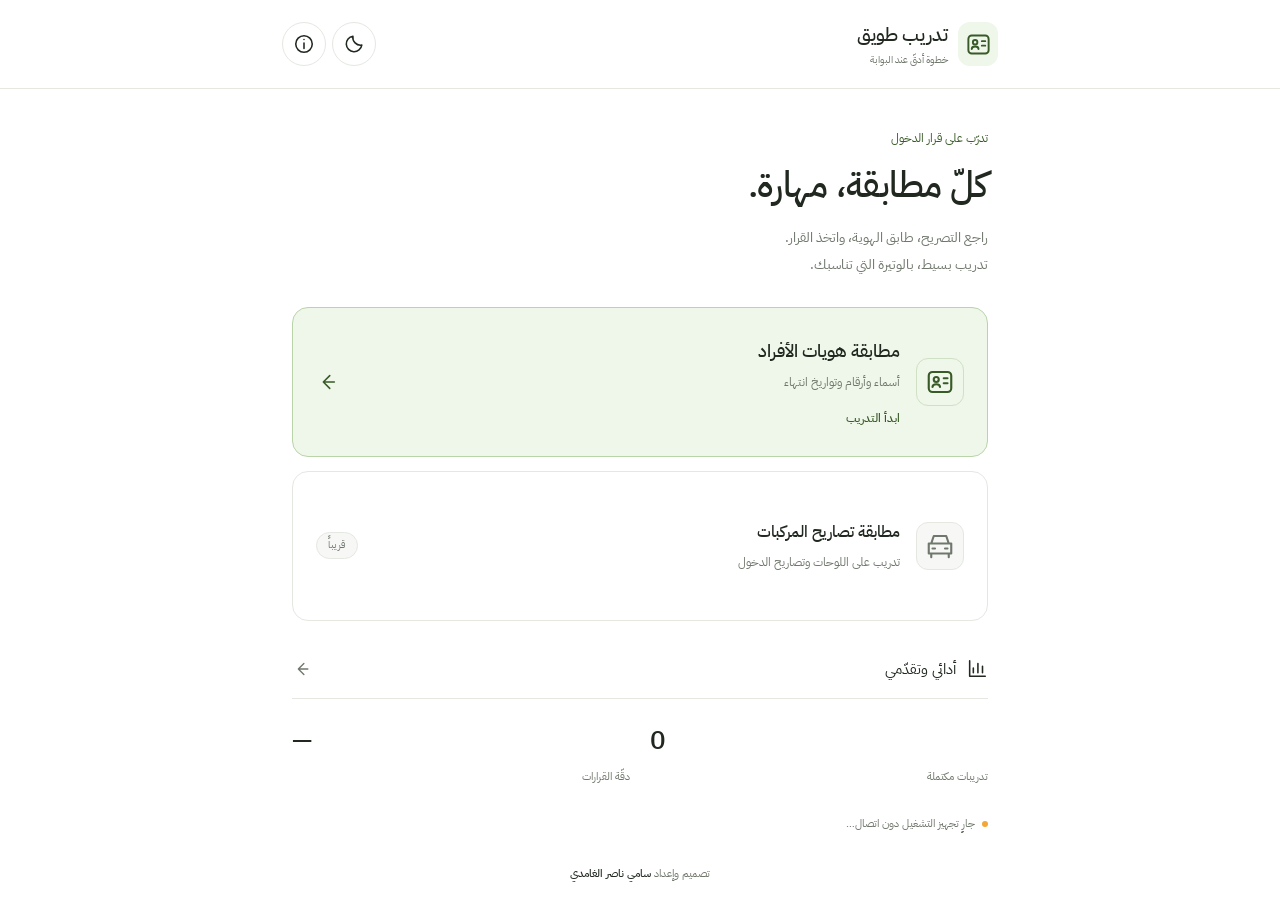
<file: index.html>
<!doctype html>
<html lang="ar" dir="rtl">
<head>
  <meta charset="utf-8">
  <meta name="viewport" content="width=device-width, initial-scale=1, viewport-fit=cover">
  <meta name="theme-color" content="#81b866">
  <meta name="description" content="تدريب طويق على مطابقة الهويات وتصاريح الدخول، يعمل دون اتصال ويحفظ تقدمك على جهازك.">
  <meta name="apple-mobile-web-app-capable" content="yes">
  <meta name="apple-mobile-web-app-title" content="تدريب طويق">
  <meta name="color-scheme" content="light dark">
  <link rel="manifest" href="./manifest.webmanifest">
  <link rel="icon" href="./assets/brand/app-icon.svg" type="image/svg+xml">
  <link rel="apple-touch-icon" href="./assets/brand/app-icon-192.png">
  <link rel="stylesheet" href="./app.css">
  <title>تدريب طويق</title>
  <script>try{const data=JSON.parse(localStorage.getItem('tuwaiq-training'));if(data?.t==='light'||data?.t==='dark')document.documentElement.dataset.theme=data.t;}catch{}</script>
</head>
<body>
  <svg class="symbols" xmlns="http://www.w3.org/2000/svg" aria-hidden="true"><defs>
    <symbol id="i-person" viewBox="0 0 24 24"><rect x="3" y="4" width="18" height="16" rx="3"/><circle cx="9" cy="10" r="2"/><path d="M6 16c0-3 6-3 6 0m3-7h3m-3 4h3"/></symbol>
    <symbol id="i-car" viewBox="0 0 24 24"><path d="m5 10 2-6h10l2 6M3 10h18v8H3Zm2 8v3m14-3v3M6 14h2m8 0h2"/></symbol>
    <symbol id="i-info" viewBox="0 0 24 24"><circle cx="12" cy="12" r="9"/><path d="M12 11v6m0-10v.1"/></symbol>
    <symbol id="i-moon" viewBox="0 0 24 24"><path d="M20.5 13.2A8.5 8.5 0 0 1 10.8 3.5a8.5 8.5 0 1 0 9.7 9.7Z"/></symbol>
    <symbol id="i-chart" viewBox="0 0 24 24"><path d="M4 3v17h17M8 16v-5m5 5V6m5 10V9"/></symbol>
    <symbol id="i-arrow" viewBox="0 0 24 24"><path d="m9 5 7 7-7 7M16 12H4"/></symbol>
    <symbol id="i-check" viewBox="0 0 24 24"><path d="m5 12 4 4L19 6"/></symbol>
    <symbol id="i-close" viewBox="0 0 24 24"><path d="m6 6 12 12M18 6 6 18"/></symbol>
    <symbol id="i-zoom" viewBox="0 0 24 24"><circle cx="10" cy="10" r="6"/><path d="m15 15 6 6M7 10h6m-3-3v6"/></symbol>
    <symbol id="i-paper" viewBox="0 0 24 24"><path d="M6 3h9l4 4v14H6ZM14 3v5h5M9 12h7m-7 4h7"/></symbol>
    <symbol id="i-download" viewBox="0 0 24 24"><path d="M12 3v12m-5-5 5 5 5-5M4 16v5h16v-5"/></symbol>
  </defs></svg>
  <a class="skip" href="#content">الانتقال إلى المحتوى</a>
  <header class="app-header"><div class="header-inner"><a class="brand" href="#home" aria-label="تدريب طويق، الرئيسية"><span class="brand-mark"><svg class="icon" aria-hidden="true"><use href="#i-person"/></svg></span><span>تدريب طويق<small>خطوة أدقّ عند البوابة</small></span></a><div class="header-tools"><button class="icon-button" id="theme-button" aria-label="تبديل المظهر"><svg class="icon" aria-hidden="true"><use href="#i-moon"/></svg></button><button class="icon-button" id="about-button" aria-label="عن الأداة"><svg class="icon" aria-hidden="true"><use href="#i-info"/></svg></button></div></div></header>
  <main id="content" class="app-main" tabindex="-1">
    <section id="home-screen" class="screen">
      <div class="page-heading"><span class="eyebrow">تدرّب على قرار الدخول</span><h1>كلّ مطابقة، مهارة.</h1><p>راجع التصريح، طابق الهوية، واتخذ القرار.<br>تدريب بسيط، بالوتيرة التي تناسبك.</p></div>
      <button class="training-option" id="person-start"><span class="option-icon"><svg class="icon" aria-hidden="true"><use href="#i-person"/></svg></span><span class="option-copy"><strong>مطابقة هويات الأفراد</strong><span>أسماء وأرقام وتواريخ انتهاء</span><b id="person-action">ابدأ التدريب</b></span><svg class="icon option-arrow" aria-hidden="true"><use href="#i-arrow"/></svg></button>
      <button class="training-option upcoming" disabled><span class="option-icon"><svg class="icon" aria-hidden="true"><use href="#i-car"/></svg></span><span class="option-copy"><strong>مطابقة تصاريح المركبات</strong><span>تدريب على اللوحات وتصاريح الدخول</span></span><span class="badge">قريباً</span></button>
      <div id="resume-note" class="resume-note" hidden>تدريبك السابق محفوظ. يمكنك إكماله من البطاقة نفسها.</div>
      <a class="stats-link" href="#stats"><span><svg class="icon" aria-hidden="true"><use href="#i-chart"/></svg>أدائي وتقدّمي</span><svg class="icon" aria-hidden="true"><use href="#i-arrow"/></svg></a>
      <div class="home-metrics"><div><b class="number" id="home-sessions">0</b><span>تدريبات مكتملة</span></div><div><b class="number" id="home-accuracy">—</b><span>دقّة القرارات</span></div></div>
      <div class="offline-line"><span id="offline-dot" class="status-dot"></span><span id="offline-status" role="status">جارٍ تجهيز التشغيل دون اتصال…</span></div>
    </section>
    <section id="ledger-screen" class="screen" hidden>
      <div class="screen-toolbar"><a class="back-link" href="#home"><svg class="icon" aria-hidden="true"><use href="#i-arrow"/></svg>حفظ والعودة</a><span class="badge" id="ledger-count"></span></div>
      <div class="page-heading compact"><span class="eyebrow">أولاً · راجع كشف الدخول</span><h1>هؤلاء المصرّح لهم.</h1><p>كبّر الكشف وراجع الأسماء والأرقام. سيبقى متاحاً طوال التدريب.</p></div>
      <button class="paper-tap" id="ledger-preview-button" aria-label="تكبير كشف الدخول"><span id="ledger-paper"></span><span class="tap-caption"><svg class="icon" aria-hidden="true"><use href="#i-zoom"/></svg>اضغط لتكبير الكشف</span></button>
      <div class="rule-note"><strong>يسمح بالدخول عند تطابق:</strong><p>الاسم المختصر ورقم الهوية، مع بطاقة سارية.</p><p>بن / ابن والاسم الثالث قد لا تظهر في الكشف.</p></div>
      <div class="bottom-action"><button class="primary full" id="begin-cards">بدء استقبال الأفراد<svg class="icon" aria-hidden="true"><use href="#i-arrow"/></svg></button></div>
    </section>
    <section id="training-screen" class="screen" hidden>
      <div class="screen-toolbar"><a class="back-link" href="#home"><svg class="icon" aria-hidden="true"><use href="#i-arrow"/></svg>حفظ والعودة</a><span id="session-date" class="quiet"></span></div>
      <div class="training-heading"><div><span class="eyebrow">طابق ثم قرّر</span><h1>هل يُسمح له بالدخول؟</h1></div><button class="ledger-shortcut" id="open-ledger"><svg class="icon" aria-hidden="true"><use href="#i-paper"/></svg>كشف الدخول</button></div>
      <div class="progress-row"><span>المصرّح لهم الذين دخلوا</span><strong class="number" id="progress-label">0 / 0</strong></div><div id="progress" class="progress-track" role="progressbar" aria-label="الأفراد الذين أُدخلوا بصورة صحيحة" aria-valuemin="0"><span id="progress-fill"></span></div>
      <button class="id-tap" id="id-preview-button" aria-label="تكبير الهوية"><span id="training-card"></span></button>
      <div class="card-under"><button class="text-button" id="open-id"><svg class="icon" aria-hidden="true"><use href="#i-zoom"/></svg>تكبير الهوية</button><span id="card-counter" class="quiet"></span></div>
      <div class="reminder">رقم مطابق، اسم مطابق، وبطاقة سارية.</div>
      <div class="decision-bar"><button class="decision allow" id="allow-button"><svg class="icon" aria-hidden="true"><use href="#i-check"/></svg>السماح بالدخول</button><button class="decision refuse" id="refuse-button"><svg class="icon" aria-hidden="true"><use href="#i-close"/></svg>عدم السماح</button></div>
    </section>
    <section id="result-screen" class="screen" hidden>
      <div class="screen-toolbar"><a class="back-link" href="#home"><svg class="icon" aria-hidden="true"><use href="#i-arrow"/></svg>الرئيسية</a></div>
      <div class="completion-mark"><svg class="icon" aria-hidden="true"><use href="#i-check"/></svg></div><div class="page-heading result-heading"><span class="eyebrow">خطوة جديدة في تدريبك</span><h1>أكملت مطابقة الكشف.</h1><p>دخل جميع الأشخاص المصرّح لهم.<br>حُفظت النتيجة ضمن إحصاءاتك.</p></div>
      <div class="result-grid"><div><b id="result-accuracy" class="number"></b><span>دقّة القرارات</span></div><div><b id="result-decisions" class="number"></b><span>قرارات راجعتها</span></div><div><b id="result-mistakes" class="number"></b><span>قرارات غير صحيحة</span></div></div>
      <button class="primary full" id="again-button">تدريب جديد</button><a class="secondary full button-link" href="#stats">عرض الأداء وتصدير التقرير</a>
    </section>
    <section id="stats-screen" class="screen" hidden>
      <div class="screen-toolbar"><a class="back-link" href="#home"><svg class="icon" aria-hidden="true"><use href="#i-arrow"/></svg>الرئيسية</a></div><div class="page-heading compact"><span class="eyebrow">تقدّمك محفوظ على هذا الجهاز</span><h1>أدائي وتقدّمي</h1><p>مراجعة بسيطة لمهارتك مع كل قرار.</p></div>
      <label class="name-field" for="trainee-name">اسم المتدرّب <span>اختياري، يظهر في التقرير</span><input id="trainee-name" type="text" maxlength="100" autocomplete="name" placeholder="اكتب اسمك هنا"></label>
      <section class="stats-card"><div class="stats-title"><h2>الإحصاءات التراكمية</h2><span class="accuracy-number number" id="lifetime-accuracy"></span></div><div class="stat-pair"><span>تدريبات مكتملة</span><strong class="number" id="lifetime-sessions"></strong></div><div class="stat-pair"><span>إجمالي القرارات</span><strong class="number" id="lifetime-decisions"></strong></div><div class="stat-pair"><span>قرارات صحيحة</span><strong class="number" id="lifetime-correct"></strong></div><div class="stat-pair"><span>سماح غير صحيح</span><strong class="number" id="lifetime-false-allow"></strong></div><div class="stat-pair"><span>رفض غير صحيح</span><strong class="number" id="lifetime-false-refuse"></strong></div><p class="quiet small">تشمل القرارات المسجّلة في التدريب الجاري أيضاً.</p></section>
      <section class="stats-card"><h2>آخر تدريب مكتمل للأفراد</h2><div id="last-person" class="last-session"></div></section><section class="stats-card vehicle-stats"><h2>آخر تدريب للمركبات</h2><span class="badge">قريباً</span></section>
      <button class="primary full" id="report-button"><svg class="icon" aria-hidden="true"><use href="#i-download"/></svg>عرض وتصدير تقرير الأداء</button><p class="privacy-note">يحفظ الجهاز إحصاءاتك فقط، دون حساب أو اتصال بخدمة خارجية.</p>
    </section>
    <p id="storage-warning" class="storage-warning" hidden role="status"></p>
    <footer class="app-footer">تصميم وإعداد <strong>سامي ناصر الغامدي</strong></footer>
  </main>
  <div class="toast" id="toast" role="status" aria-live="polite" hidden></div><p class="sr-only" id="announcement" role="status" aria-live="polite"></p>
  <dialog id="about-dialog" aria-labelledby="about-title"><div class="dialog-head"><h2 id="about-title">عن تدريب طويق</h2><button class="icon-button" data-close="about-dialog" aria-label="إغلاق"><svg class="icon" aria-hidden="true"><use href="#i-close"/></svg></button></div><p>أداة تدريب لمنسوبي شركة طويق للخدمات الأمنية على مطابقة الهويات وتصاريح الدخول.</p><div class="maker"><span>تصميم وإعداد</span><strong>سامي ناصر الغامدي</strong><span lang="en" dir="ltr">Sami Nasser Alghamdi</span></div><p>لتحسين المهارة، خطوة بخطوة. الأسماء والأرقام والصور والتوقيعات تخيّلية، والنماذج غير صالحة للاستخدام الرسمي.</p><p>بعد ظهور «جاهز دون اتصال»، يمكنك العودة إلى الموقع دون إنترنت. ويمكن إضافته إلى الشاشة الرئيسية من قائمة المتصفّح.</p><p>الإحصاءات والتدريب الجاري محفوظان على جهازك. حذف بيانات الموقع من المتصفّح يمسح هذا الحفظ.</p><button class="secondary full" data-close="about-dialog">العودة</button></dialog>
  <dialog id="viewer-dialog" class="viewer-dialog" aria-labelledby="viewer-title"><div class="viewer-head"><h2 id="viewer-title">كشف الدخول</h2><button class="icon-button" data-close="viewer-dialog" aria-label="إغلاق المعاينة"><svg class="icon" aria-hidden="true"><use href="#i-close"/></svg></button></div><div class="zoom-controls"><button id="zoom-out" aria-label="تصغير">−</button><span class="number" id="zoom-value"></span><button id="zoom-in" aria-label="تكبير">+</button><button id="zoom-fit" class="fit-button">عرض كامل</button></div><div id="viewer-scroll" class="viewer-scroll"><div id="viewer-document"></div></div><p class="viewer-hint">حرّك المستند بإصبعك، واستخدم + لتكبير التفاصيل.</p><button class="primary full viewer-return" data-close="viewer-dialog">العودة إلى القرار</button></dialog>
  <dialog id="report-dialog" class="report-dialog" aria-labelledby="report-title"><div class="dialog-head"><h2 id="report-title">تقرير أداء المتدرّب</h2><button class="icon-button" data-close="report-dialog" aria-label="إغلاق التقرير"><svg class="icon" aria-hidden="true"><use href="#i-close"/></svg></button></div><div id="report-preview" class="report-preview"></div><div class="report-actions"><button class="primary" id="export-pdf">حفظ تقرير للطباعة<small>ملف بي دي إف</small></button><button class="secondary" id="export-image">حفظ صورة</button></div><button class="text-button share-button" id="share-report" hidden>مشاركة التقرير</button></dialog>
  <noscript><p class="noscript">يرجى تفعيل جافاسكربت لتشغيل التدريب. لا يلزم اتصال بخدمات خارجية.</p></noscript>
  <script src="./src/shared/name-engine.js" defer></script><script src="./src/features/person/id-engine.js" defer></script><script src="./src/features/person/ledger-engine.js" defer></script><script src="./assets/signatures/demo-signatures.js" defer></script><script src="./assets/brand/ledger-assets.js" defer></script><script src="./src/features/person/ledger-renderer.js" defer></script><script src="./assets/portraits/portrait-data.js" defer></script><script src="./assets/brand/training-card.js" defer></script><script src="./src/features/person/id-artwork.js" defer></script><script src="./src/features/person/id-card.js" defer></script><script src="./src/features/person/training-engine.js" defer></script><script src="./src/shared/training-store.js" defer></script><script src="./src/shared/performance-report.js" defer></script><script src="./src/app.js" defer></script>
</body>
</html>
</file>
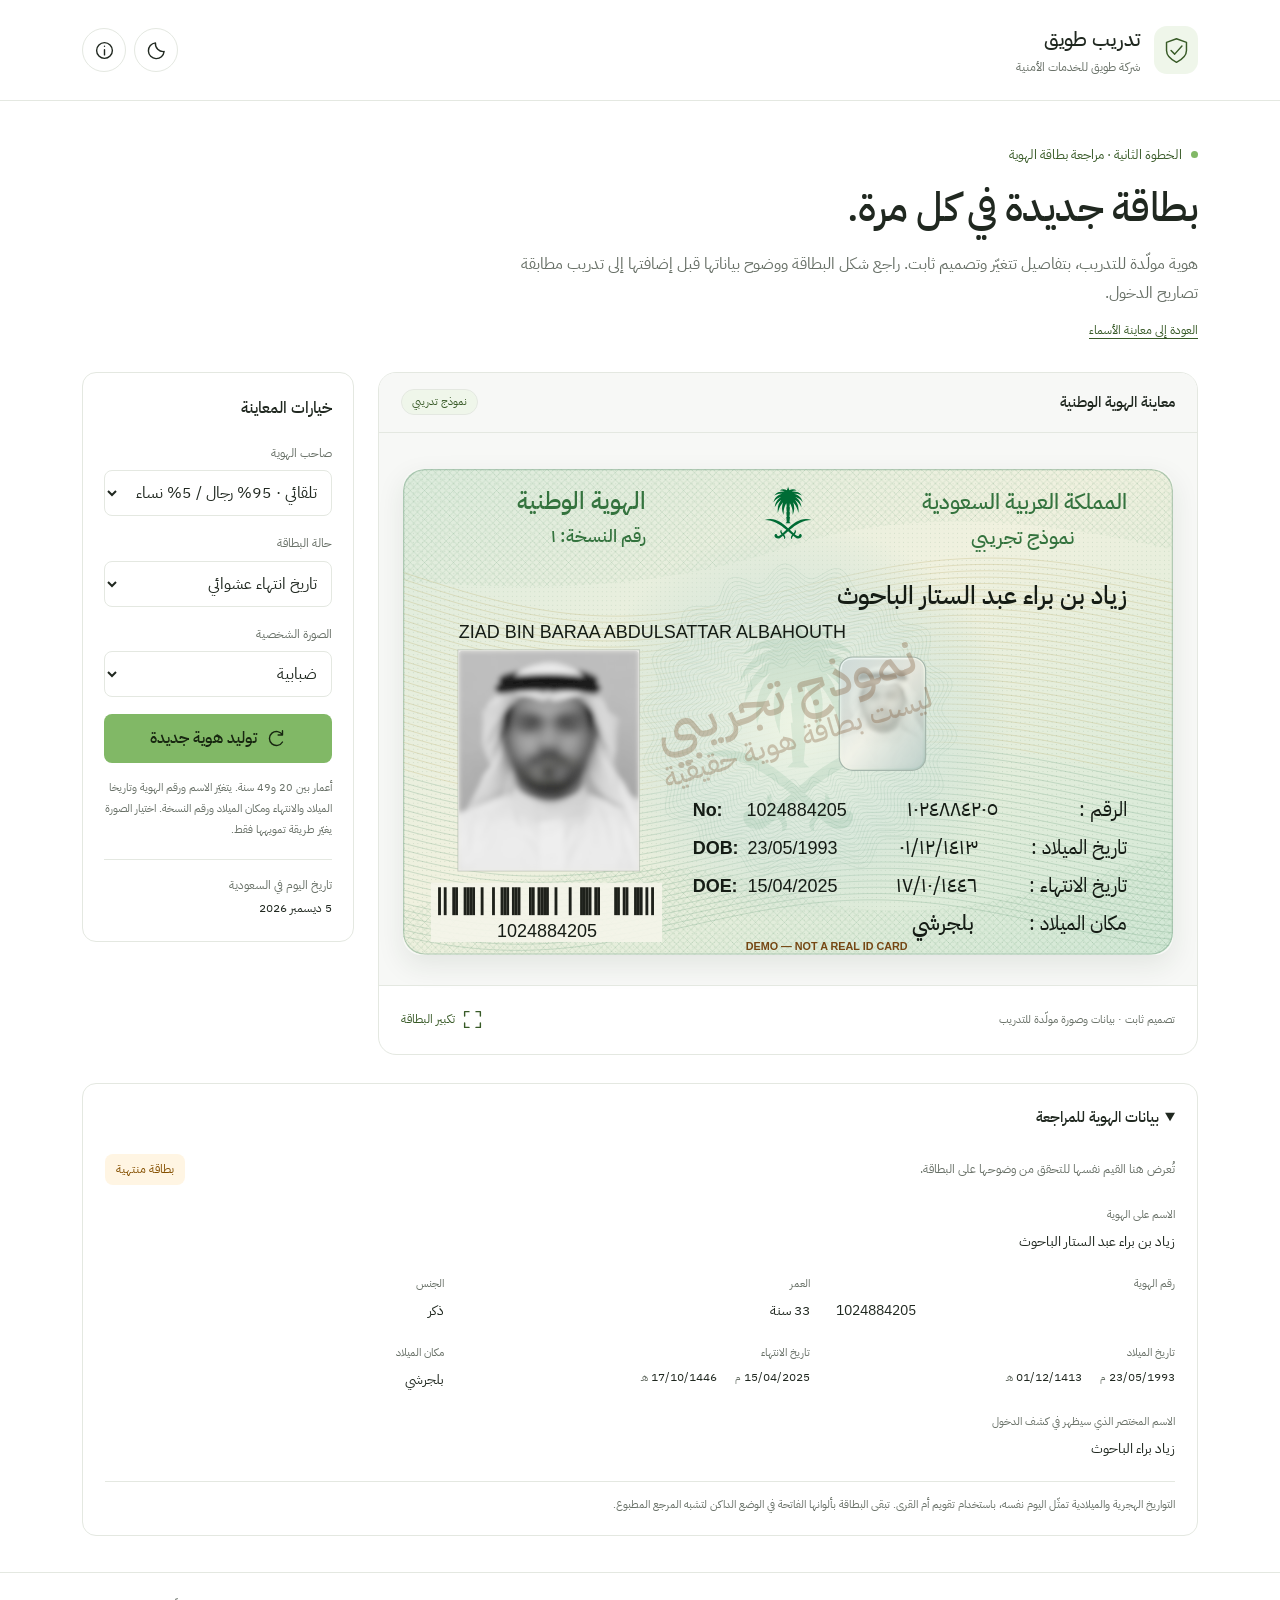
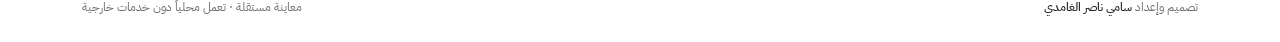
<file: id-preview.html>
<!doctype html>
<html lang="ar" dir="rtl">
<head>
  <meta charset="utf-8">
  <meta name="viewport" content="width=device-width, initial-scale=1">
  <meta name="color-scheme" content="light dark">
  <title>مولّد الهويات | تدريب طويق</title>
  <script>try{const theme=localStorage.getItem('tuwaiq-theme');if(theme==='light'||theme==='dark')document.documentElement.dataset.theme=theme;}catch{}</script>
  <style>
    @font-face{font-family:Plex;src:url('./font/IBM_Plex_Sans_Arabic/IBMPlexSansArabic-Regular.ttf') format('truetype');font-weight:400;font-display:swap}
    @font-face{font-family:Plex;src:url('./font/IBM_Plex_Sans_Arabic/IBMPlexSansArabic-Medium.ttf') format('truetype');font-weight:500 700;font-display:swap}
    :root{color-scheme:light;--bg:#fff;--surface:#f7f8f6;--text:#202820;--muted:#687067;--line:#e4e8e1;--green:#81b866;--green-ink:#385a27;--green-soft:#eff6ea;--orange:#f3a736;--orange-soft:#fff5e3;--orange-ink:#855000;--focus:#527e3d}
    @media(prefers-color-scheme:dark){:root:not([data-theme="light"]){color-scheme:dark;--bg:#141814;--surface:#1b211b;--text:#edf2e9;--muted:#a7b2a2;--line:#333d31;--green-ink:#aad78f;--green-soft:#24321e;--orange-soft:#332819;--orange-ink:#f3ba66;--focus:#a3d889}}
    :root[data-theme="dark"]{color-scheme:dark;--bg:#141814;--surface:#1b211b;--text:#edf2e9;--muted:#a7b2a2;--line:#333d31;--green-ink:#aad78f;--green-soft:#24321e;--orange-soft:#332819;--orange-ink:#f3ba66;--focus:#a3d889}
    *{box-sizing:border-box}body{margin:0;background:var(--bg);color:var(--text);font:400 16px/1.8 Plex,Arial,sans-serif}button,select{font:inherit}button,a,select{-webkit-tap-highlight-color:transparent}button,select{cursor:pointer}button{color:inherit}button:focus-visible,a:focus-visible,select:focus-visible,summary:focus-visible{outline:3px solid var(--focus);outline-offset:4px}h1,h2,p{margin:0}h1,h2,strong{font-weight:500}h1{font-size:clamp(28px,5vw,40px);letter-spacing:-.5px;line-height:1.6}h2{font-size:19px}a{color:var(--green-ink)}.number{direction:ltr;unicode-bidi:isolate;font-variant-numeric:tabular-nums}.wrap{max-width:1180px;margin:auto;padding-inline:32px}.header{border-bottom:1px solid var(--line)}.header-inner{min-height:100px;display:flex;align-items:center;justify-content:space-between;gap:16px}.brand{display:flex;gap:14px;align-items:center}.brand-mark{display:grid;place-items:center;width:44px;height:48px;border-radius:13px;background:var(--green-soft);color:var(--green-ink)}.icon{width:21px;height:21px;flex:none;fill:none;stroke:currentColor;stroke-width:1.6;stroke-linecap:round;stroke-linejoin:round}.brand-mark .icon{width:29px;height:29px}.brand-name{font-size:20px;font-weight:500}.brand-caption{font-size:12px;color:var(--muted)}.header-actions{display:flex;gap:8px}.icon-button{width:44px;height:44px;border:1px solid var(--line);background:var(--bg);border-radius:50%;display:grid;place-items:center}.icon-button:hover{background:var(--surface)}.hero{padding-top:42px;padding-bottom:28px}.eyebrow{color:var(--green-ink);font-size:13px;display:flex;align-items:center;gap:9px;margin-bottom:10px}.dot{width:7px;height:7px;background:var(--green);border-radius:50%}.intro{color:var(--muted);max-width:700px;margin-top:10px}.component-link{display:inline-block;font-size:12px;text-underline-offset:4px;margin-top:12px}
    .workspace{display:grid;grid-template-columns:minmax(0,1fr) 272px;gap:24px;align-items:start}.card-panel{border:1px solid var(--line);border-radius:18px;overflow:hidden}.panel-head{display:flex;justify-content:space-between;align-items:center;gap:16px;padding:16px 22px;border-bottom:1px solid var(--line);background:var(--surface)}.panel-head h2{font-size:15px}.badge{font-size:11px;color:var(--green-ink);background:var(--green-soft);border:1px solid var(--line);padding:2px 10px;border-radius:100px}.card-stage{background:var(--surface);padding:36px 24px 30px}.card{display:block;width:100%;height:auto;border-radius:18px;box-shadow:0 10px 28px #25372018;aspect-ratio:856/540;font-family:Plex,Arial,sans-serif;color:#151c15}.card text{fill:#151c15}.card .ar-text{direction:rtl;text-anchor:start}.card .en-text{direction:ltr;text-anchor:start;font-family:Arial,sans-serif}.card .header-text{fill:#34733e;font-weight:500}.card .data-text{font-size:23px}.card .en-data{font-size:20px}.card .label-text{font-size:22px}.card .security{pointer-events:none}.card-footer{display:flex;justify-content:space-between;align-items:center;gap:12px;padding:14px 22px;border-top:1px solid var(--line)}.card-footer p{font-size:11px;color:var(--muted)}.quiet-button{display:flex;align-items:center;gap:7px;background:none;border:0;color:var(--green-ink);font-size:12px;padding:6px 0;min-height:40px}.settings{border:1px solid var(--line);border-radius:14px;padding:21px}.settings h2{margin-bottom:20px;font-size:16px}.field{display:flex;flex-direction:column;gap:6px;margin-bottom:17px}.field label{font-size:12px;color:var(--muted)}select{width:100%;min-height:46px;padding:7px 10px;border:1px solid var(--line);border-radius:8px;color:var(--text);background:var(--bg)}.primary{display:flex;align-items:center;justify-content:center;gap:8px;width:100%;min-height:48px;border:0;border-radius:8px;padding:10px 18px;background:var(--green);color:#172610;font-weight:500}.primary:hover{filter:brightness(.96)}.settings-note{font-size:11px;color:var(--muted);line-height:1.9;margin-top:15px}.today{display:flex;flex-direction:column;gap:2px;border-top:1px solid var(--line);margin-top:18px;padding-top:15px;font-size:12px}.today span:first-child{color:var(--muted)}
    .inspect{margin-top:28px;border:1px solid var(--line);border-radius:14px;padding:20px 22px}.inspect summary{cursor:pointer;font-size:15px;font-weight:500;min-height:32px}.inspect-content{padding-top:18px}.inspection-head{display:flex;justify-content:space-between;align-items:center;gap:16px;margin-bottom:20px}.inspection-head p{font-size:12px;color:var(--muted)}.validity{font-size:12px;border-radius:8px;padding:5px 11px;color:var(--green-ink);background:var(--green-soft)}.validity.expired{color:var(--orange-ink);background:var(--orange-soft)}.data-grid{display:grid;grid-template-columns:repeat(3,minmax(0,1fr));gap:20px 26px}dl{margin:0}dt{font-size:11px;color:var(--muted);margin-bottom:4px}dd{margin:0;font-size:14px;overflow-wrap:anywhere}.wide{grid-column:1/-1}.dates{display:flex;gap:18px;flex-wrap:wrap}.dates span{font-size:12px}.dates small{font-size:10px;color:var(--muted);margin-inline-start:3px}.inspection-note{font-size:11px;color:var(--muted);border-top:1px solid var(--line);padding-top:13px;margin-top:20px}.footer{margin-top:36px;border-top:1px solid var(--line);padding-block:24px}.footer-inner{display:flex;justify-content:space-between;gap:12px;color:var(--muted);font-size:12px}.footer strong{color:var(--text)}dialog{border:1px solid var(--line);border-radius:18px;background:var(--bg);color:var(--text);padding:26px;width:calc(100% - 32px);max-width:470px}dialog::backdrop{background:#0008}dialog h2{margin-bottom:14px}dialog p{font-size:14px;color:var(--muted);margin-bottom:14px}.credit-name{font-size:22px;color:var(--text);display:block;font-weight:500}.zoom-dialog{max-width:1080px;padding:20px}.zoom-head{display:flex;justify-content:space-between;gap:12px;align-items:center;margin-bottom:16px}.zoom-head h2{margin:0}.zoom-scroll{overflow:auto;padding:8px 4px 18px;direction:ltr}.zoom-scroll .card{min-width:760px;box-shadow:none}.zoom-dialog>p{margin:12px 0 0;font-size:11px}.sr-only{position:absolute;width:1px;height:1px;padding:0;margin:-1px;overflow:hidden;clip:rect(0,0,0,0);white-space:nowrap;border:0}.skip{position:fixed;top:-100px;right:20px;background:var(--bg);padding:10px;z-index:10}.skip:focus{top:10px}
    @media(max-width:900px){.workspace{grid-template-columns:1fr}.settings{display:grid;grid-template-columns:1fr 1fr;gap:0 16px}.settings h2{grid-column:1/-1;margin-bottom:15px}.settings .primary{align-self:end;margin-bottom:17px}.settings-note,.today{grid-column:1/-1}.settings-note{margin:0}.today{flex-direction:row;justify-content:space-between}.card-stage{padding:28px 24px}.data-grid{grid-template-columns:repeat(2,minmax(0,1fr))}}
    @media(max-width:550px){.wrap{padding-inline:18px}.header-inner{min-height:83px}.brand-name{font-size:17px}.brand-caption{font-size:10px}.brand-mark{width:38px;height:42px}.brand{gap:10px}.icon-button{width:40px;height:40px}.header-actions{gap:6px}.hero{padding-top:28px}.intro{font-size:14px}.card-stage{padding:23px 12px}.card{border-radius:10px}.panel-head{padding:13px 16px}.card-footer{padding:10px 16px}.card-footer p{max-width:160px}.settings{padding:17px;gap:0 12px}.settings .field{margin-bottom:14px}.settings .primary{font-size:14px;margin-bottom:14px}.today{font-size:11px}.inspect{padding:17px}.inspection-head{align-items:flex-start;flex-direction:column;gap:10px}.data-grid{gap:18px 15px}.dates{flex-direction:column;gap:1px}.footer-inner{flex-direction:column;gap:4px}.zoom-dialog{padding:14px}.zoom-head h2{font-size:15px}}
    .card-shimmer{pointer-events:none;opacity:0;transform:translateX(-200px)}
    @media(prefers-reduced-motion:no-preference){.card-shimmer{animation:card-shimmer-sweep 2s linear infinite}}
    @keyframes card-shimmer-sweep{0%{transform:translateX(-200px);opacity:0}2%{opacity:1}26%{transform:translateX(1200px);opacity:1}27%,100%{transform:translateX(1200px);opacity:0}}
  </style>
</head>
<body>
  <a class="skip" href="#main">انتقل إلى المحتوى</a>
  <header class="header"><div class="wrap header-inner"><div class="brand"><span class="brand-mark" aria-hidden="true"><svg class="icon" viewBox="0 0 32 32"><path d="M16 3 27 7v9c0 6-5 10-11 13C10 26 5 22 5 16V7Z"/><path d="m10 16 4 4 8-9"/></svg></span><div><div class="brand-name">تدريب طويق</div><div class="brand-caption">شركة طويق للخدمات الأمنية</div></div></div><div class="header-actions"><button class="icon-button" id="theme-button" aria-label="تفعيل الوضع الداكن" title="تغيير المظهر"><svg class="icon" viewBox="0 0 24 24" aria-hidden="true"><path d="M20.7 13.2A9 9 0 0 1 10.8 3.3a9 9 0 1 0 9.9 9.9Z"/></svg></button><button class="icon-button" id="about-button" aria-label="عن الأداة وصانعها" title="عن الأداة"><svg class="icon" viewBox="0 0 24 24" aria-hidden="true"><circle cx="12" cy="12" r="9"/><path d="M12 11v6m0-10v.1"/></svg></button></div></div></header>
  <main class="wrap" id="main">
    <section class="hero"><div class="eyebrow"><span class="dot" aria-hidden="true"></span>الخطوة الثانية · مراجعة بطاقة الهوية</div><h1>بطاقة جديدة في كل مرة.</h1><p class="intro">هوية مولّدة للتدريب، بتفاصيل تتغيّر وتصميم ثابت. راجع شكل البطاقة ووضوح بياناتها قبل إضافتها إلى تدريب مطابقة تصاريح الدخول.</p><a class="component-link" href="./name-preview.html">العودة إلى معاينة الأسماء</a></section>
    <div class="workspace">
      <section class="card-panel" aria-labelledby="card-title"><div class="panel-head"><h2 id="card-title">معاينة الهوية الوطنية</h2><span class="badge">نموذج تدريبي</span></div><div class="card-stage">
        <svg class="card" id="identity-card" xmlns="http://www.w3.org/2000/svg" viewBox="0 0 856 540" role="img" aria-labelledby="card-svg-title card-svg-description">
          <title id="card-svg-title">نموذج تجريبي — ليست بطاقة هوية حقيقية</title><desc id="card-svg-description">نموذج مولّد للتدريب، وليس بطاقة هوية حقيقية. تُعرض البيانات النصية أسفل البطاقة.</desc>
          <defs>
            <clipPath id="card-clip"><rect width="856" height="540" rx="24"/></clipPath>
            <clipPath id="portrait-clip"><rect x="62" y="202" width="200" height="244" rx="4"/></clipPath>
            <clipPath id="ghost-clip"><rect x="487" y="211" width="92" height="122" rx="13"/></clipPath>
            <linearGradient id="card-base" x1="0" y1="0" x2="1" y2="1"><stop stop-color="#dcebdc"/><stop offset=".45" stop-color="#f0f1df"/><stop offset="1" stop-color="#d2e8d6"/></linearGradient>
            <radialGradient id="halo"><stop stop-color="#eff5e5"/><stop offset=".6" stop-color="#d3e5dc" stop-opacity=".6"/><stop offset="1" stop-color="#bdd9ce" stop-opacity="0"/></radialGradient>
            <linearGradient id="ghost-shine" x1="0" y1="0" x2="1" y2="1"><stop stop-color="#d4e5e1"/><stop offset=".5" stop-color="#f2f4e7"/><stop offset="1" stop-color="#acc5bd"/></linearGradient>
            <pattern id="lattice" width="16" height="16" patternUnits="userSpaceOnUse"><path d="m8 0 8 8-8 8L0 8Z M0 0l16 16M16 0 0 16" fill="none" stroke="#639a74" stroke-width=".48" opacity=".4"/></pattern>
            <pattern id="micro-dots" width="5" height="5" patternUnits="userSpaceOnUse"><circle cx="1.5" cy="1.5" r=".45" fill="#6b9875" opacity=".5"/></pattern>
            <filter id="photo-soft" x="-5%" y="-5%" width="110%" height="110%"><feGaussianBlur stdDeviation="2.8"/></filter>
            <filter id="ghost-soft" x="-10%" y="-10%" width="120%" height="120%"><feGaussianBlur stdDeviation="1.5"/></filter>
            <linearGradient id="card-shimmer-gradient" x1="0" y1="0" x2="1" y2="0"><stop stop-color="#fff" stop-opacity="0"/><stop offset=".5" stop-color="#fff" stop-opacity=".35"/><stop offset="1" stop-color="#fff" stop-opacity="0"/></linearGradient>
            <!-- Original Wikimedia SVG path geometry, embedded locally for offline use. -->
            <g id="saudi-emblem" fill="#006C35" fill-rule="evenodd" clip-rule="evenodd"><path d="M499.59,782.64c31.05-32.96,24.48-70.19-0.36-70.61c8.88,27.36-11.52,45.05-19.28,54.15 c-19.56-16.82-39.82-35.52-60.79-54.77c102.31-84.63,214.28-159.7,360.57-162.06c-157.51-56.57-283.24,39.58-389.69,135.51 C283.58,588.93,157.86,492.78,0.31,549.35c146.32,2.36,258.28,77.42,360.61,162.06c-21.01,19.25-41.25,37.95-60.84,54.77 c-7.7-9.1-28.11-26.79-19.28-54.15c-24.82,0.42-31.4,37.65-0.32,70.61c-12.43,10.35-32.56,27.86-48.58,32.06 c-12.32,3.22-22.21-3.18-24.44-16.53c-4.7-28.19-48.37-23.98-43.03,15.84c4.9,36.31,48.99,52.15,86.77,35.33 c14.99-6.69,35.58-25.67,52.48-39.46c7.73,9.04,28.13,26.72,19.27,54.12c24.84-0.46,31.4-37.65,0.35-70.66 c22.06-18.82,44.2-38.23,66.74-57.43c22.52,19.19,44.67,38.61,66.75,57.43c-31.07,33.01-24.51,70.2,0.34,70.66 c-8.86-27.4,11.54-45.06,19.25-54.12c16.93,13.79,37.5,32.77,52.51,39.46c37.78,16.82,81.84,0.98,86.74-35.33 c5.34-39.82-38.31-44.03-43.05-15.84c-2.23,13.35-12.09,19.74-24.43,16.53C532.13,810.5,512.01,792.99,499.59,782.64 M306.39,254.77 c-23.73,62.73-25.04,133.37,9.08,211.06c-5.44-80.68,12.26-147.32,45.17-197.54l6.95,69.18h-8.11l8.11,80.99h-8.11l8.11,80.97h-8.11 l8.1,80.87l-22.92,22.85h45.38h45.39l-22.94-22.85l8.12-80.87h-8.12l8.12-80.97h-8.12l8.12-80.99h-8.12l6.96-69.18 c32.9,50.22,50.61,116.91,45.17,197.54c34.09-77.69,32.81-148.3,9.08-211.06c40.29,47.51,71.46,103.06,85.47,172.5 c14.54-88.08-10.32-159.97-55.89-215.75c44.12,31.82,82.03,72.15,108.54,126.69c-6.18-83.45-48.4-137.56-106.56-176.33 c50.26,16.43,91.3,43.93,128.13,92.75c-24.63-86.59-78.29-121.27-144.79-140.77c45.35-3.31,88.2,1.8,130.61,28.22 C573.18,80.01,511.39,69.7,448.73,76.6c26.35-13.42,56-20.13,87.85-15.38c-35.9-26.48-83.79-29.1-124.78-6.78l-21.76-54.9 l-21.79,54.87c-41-22.29-88.85-19.68-124.75,6.81c31.83-4.74,61.46,1.96,87.82,15.38c-62.64-6.9-124.41,3.42-170.47,65.48 c42.44-26.42,85.26-31.53,130.63-28.22c-66.48,19.5-120.16,54.18-144.77,140.77c36.8-48.81,77.86-76.32,128.13-92.75 c-58.2,38.76-100.4,92.88-106.59,176.33c26.5-54.54,64.44-94.87,108.54-126.69c-45.57,55.78-70.43,127.67-55.89,215.75 C234.92,357.83,266.09,302.28,306.39,254.77"/></g>
          </defs>
          <g clip-path="url(#card-clip)">
            <rect width="856" height="540" fill="url(#card-base)"/>
            <rect width="856" height="540" fill="url(#micro-dots)" class="security"/>
            <path d="M0 0H856V90Q600 28 424 88T0 124Z M0 490Q280 408 425 469T856 422V540H0Z" fill="url(#lattice)" class="security"/>
            <g data-art="waves" class="security"></g>
            <ellipse cx="440" cy="284" rx="236" ry="222" fill="url(#halo)"/>
            <g data-art="rosette" class="security" opacity=".24"></g>
            <g opacity=".08"><use href="#saudi-emblem" transform="translate(334 169) scale(.27)"/></g>
            <use href="#saudi-emblem" transform="translate(402 20) scale(.067)"/>
            <text x="805" y="45" class="ar-text header-text" font-size="25">المملكة العربية السعودية</text>
            <text x="746" y="83" class="ar-text header-text" font-size="22">نموذج تجريبي</text>
            <text x="270" y="45" class="ar-text header-text" font-size="27">الهوية الوطنية</text>
            <text x="270" y="81" class="ar-text header-text" font-size="20" data-field="version"></text>
            <text x="805" y="150" class="ar-text" font-size="28" font-weight="500" data-field="arabic-name"></text>
            <text x="62" y="188" class="en-text" font-size="20" data-field="latin-name"></text>
            <rect x="61" y="201" width="202" height="246" fill="#ebebe6" stroke="#879588" stroke-opacity=".4"/>
            <image x="62" y="202" width="200" height="244" preserveAspectRatio="xMidYMid slice" clip-path="url(#portrait-clip)" filter="url(#photo-soft)" data-field="portrait"/>
            <rect x="485" y="209" width="96" height="126" rx="15" fill="url(#ghost-shine)" stroke="#a5b6ac" stroke-width="1.3"/>
            <image x="487" y="211" width="92" height="122" opacity=".28" preserveAspectRatio="xMidYMid slice" clip-path="url(#ghost-clip)" filter="url(#ghost-soft)" data-field="ghost-portrait"/>
            <path d="M487 223q0-12 14-12h65" fill="none" stroke="#fff" opacity=".65"/>
            <text x="805" y="386" class="ar-text label-text">الرقم :</text><text x="662" y="386" class="data-text" text-anchor="end" direction="ltr" data-field="arabic-number"></text>
            <text x="322" y="386" class="en-text en-data" font-weight="600">No:</text><text x="382" y="386" class="en-text en-data" data-field="latin-number"></text>
            <text x="805" y="428" class="ar-text label-text">تاريخ الميلاد :</text><text x="639" y="428" class="data-text" text-anchor="end" direction="ltr" data-field="hijri-birth"></text>
            <text x="322" y="428" class="en-text en-data" font-weight="600">DOB:</text><text x="383" y="428" class="en-text en-data" data-field="gregorian-birth"></text>
            <text x="805" y="470" class="ar-text label-text">تاريخ الانتهاء :</text><text x="639" y="470" class="data-text" text-anchor="end" direction="ltr" data-field="hijri-expiry"></text>
            <text x="322" y="470" class="en-text en-data" font-weight="600">DOE:</text><text x="383" y="470" class="en-text en-data" data-field="gregorian-expiry"></text>
            <text x="805" y="512" class="ar-text label-text">مكان الميلاد :</text><text x="635" y="512" class="ar-text data-text" font-weight="500" data-field="birthplace"></text>
            <rect x="31" y="460" width="257" height="66" fill="#f5f5ea" opacity=".9"/>
            <g data-art="barcode" fill="#1e211b"></g>
            <text x="160" y="520" text-anchor="middle" class="en-data" direction="ltr" font-family="Arial,sans-serif" data-field="barcode-number"></text>
            <g opacity=".3" transform="rotate(-17 435 285)" pointer-events="none" aria-hidden="true">
              <text x="435" y="268" text-anchor="middle" direction="rtl" font-size="58" font-weight="500" style="fill:#7b512d">نموذج تجريبي</text>
              <text x="435" y="310" text-anchor="middle" direction="rtl" font-size="31" font-weight="500" style="fill:#7b512d">ليست بطاقة هوية حقيقية</text>
            </g>
            <text x="471" y="535" text-anchor="middle" direction="ltr" font-family="Arial,sans-serif" font-size="12" font-weight="600" style="fill:#754713">DEMO — NOT A REAL ID CARD</text>
            <rect x=".7" y=".7" width="854.6" height="538.6" rx="24" fill="none" stroke="#8eb299" stroke-opacity=".6" stroke-width="1.4"/>
            <path class="card-shimmer" d="M-260 0h140l240 540H-20Z" fill="url(#card-shimmer-gradient)" opacity="0" aria-hidden="true"/>
          </g>
        </svg>
      </div><div class="card-footer"><p>تصميم ثابت · بيانات وصورة مولّدة للتدريب</p><button class="quiet-button" id="zoom-button"><svg class="icon" viewBox="0 0 24 24" aria-hidden="true"><path d="M8 3H3v5m13-5h5v5M3 16v5h5m13-5v5h-5"/></svg>تكبير البطاقة</button></div></section>
      <form class="settings" id="id-form"><h2>خيارات المعاينة</h2><div class="field"><label for="gender-mode">صاحب الهوية</label><select id="gender-mode"><option value="auto">تلقائي · 95% رجال / 5% نساء</option><option value="male">رجل</option><option value="female">امرأة</option></select></div><div class="field"><label for="expiry-mode">حالة البطاقة</label><select id="expiry-mode"><option value="mixed">تاريخ انتهاء عشوائي</option><option value="valid">بطاقة سارية</option><option value="expired">بطاقة منتهية</option></select></div><div class="field"><label for="portrait-mode">الصورة الشخصية</label><select id="portrait-mode"><option value="blur">ضبابية</option><option value="pixel">مموّهة بالمربعات</option></select></div><button type="submit" class="primary"><svg class="icon" viewBox="0 0 24 24" aria-hidden="true"><path d="M20 8a8 8 0 1 0 0 8M20 3v5h-5"/></svg>توليد هوية جديدة</button><p class="settings-note">أعمار بين 20 و49 سنة. يتغيّر الاسم ورقم الهوية وتاريخا الميلاد والانتهاء ومكان الميلاد ورقم النسخة. اختيار الصورة يغيّر طريقة تمويهها فقط.</p><div class="today"><span>تاريخ اليوم في السعودية</span><span id="today-label"></span></div></form>
    </div>
    <details class="inspect" open><summary>بيانات الهوية للمراجعة</summary><div class="inspect-content"><div class="inspection-head"><p>تُعرض هنا القيم نفسها للتحقق من وضوحها على البطاقة.</p><span class="validity" id="validity-label"></span></div><dl class="data-grid"><div class="wide"><dt>الاسم على الهوية</dt><dd id="detail-name"></dd></div><div><dt>رقم الهوية</dt><dd class="number" id="detail-number"></dd></div><div><dt>العمر</dt><dd id="detail-age"></dd></div><div><dt>الجنس</dt><dd id="detail-gender"></dd></div><div><dt>تاريخ الميلاد</dt><dd class="dates"><span><bdi class="number" id="detail-birth-greg"></bdi><small>م</small></span><span><bdi class="number" id="detail-birth-hijri"></bdi><small>هـ</small></span></dd></div><div><dt>تاريخ الانتهاء</dt><dd class="dates"><span><bdi class="number" id="detail-expiry-greg"></bdi><small>م</small></span><span><bdi class="number" id="detail-expiry-hijri"></bdi><small>هـ</small></span></dd></div><div><dt>مكان الميلاد</dt><dd id="detail-birthplace"></dd></div><div class="wide"><dt>الاسم المختصر الذي سيظهر في كشف الدخول</dt><dd id="detail-ledger-name"></dd></div></dl><p class="inspection-note">التواريخ الهجرية والميلادية تمثّل اليوم نفسه، باستخدام تقويم أم القرى. تبقى البطاقة بألوانها الفاتحة في الوضع الداكن لتشبه المرجع المطبوع.</p></div></details>
    <p class="sr-only" id="announcement" role="status" aria-live="polite"></p><noscript><p>يرجى تفعيل جافاسكربت لتوليد الهويات.</p></noscript>
  </main>
  <footer class="footer"><div class="wrap footer-inner"><span>تصميم وإعداد <strong>سامي ناصر الغامدي</strong></span><span>معاينة مستقلة · تعمل محلياً دون خدمات خارجية</span></div></footer>
  <dialog id="about-dialog" aria-labelledby="about-title"><h2 id="about-title">عن الأداة</h2><p>مكوّن معاينة الهويات لتدريب منسوبي شركة طويق للخدمات الأمنية على مطابقة الهويات وتصاريح الدخول.</p><p>تصميم وإعداد<span class="credit-name">سامي ناصر الغامدي</span><span lang="en" dir="ltr">Sami Nasser Alghamdi</span></p><p>الأسماء والأرقام والتواريخ مولّدة محلياً. الصور لأشخاص تخيّليين، ومموّهة مسبقاً لأغراض التدريب.</p><button class="primary" id="close-about">العودة إلى المعاينة</button></dialog>
  <dialog class="zoom-dialog" id="zoom-dialog" aria-labelledby="zoom-title"><div class="zoom-head"><h2 id="zoom-title">عرض تفاصيل البطاقة</h2><button class="quiet-button" id="close-zoom">إغلاق <svg class="icon" viewBox="0 0 24 24" aria-hidden="true"><path d="m6 6 12 12M18 6 6 18"/></svg></button></div><div class="zoom-scroll" id="zoom-content"></div><p>على الهاتف، حرّك البطاقة أفقياً للاطّلاع على جميع التفاصيل.</p></dialog>
  <script src="./src/shared/name-engine.js"></script>
  <script src="./src/features/person/id-engine.js"></script>
  <script src="./assets/portraits/portrait-data.js"></script>
  <script src="./src/features/person/id-preview.js"></script>
</body>
</html>
</file>
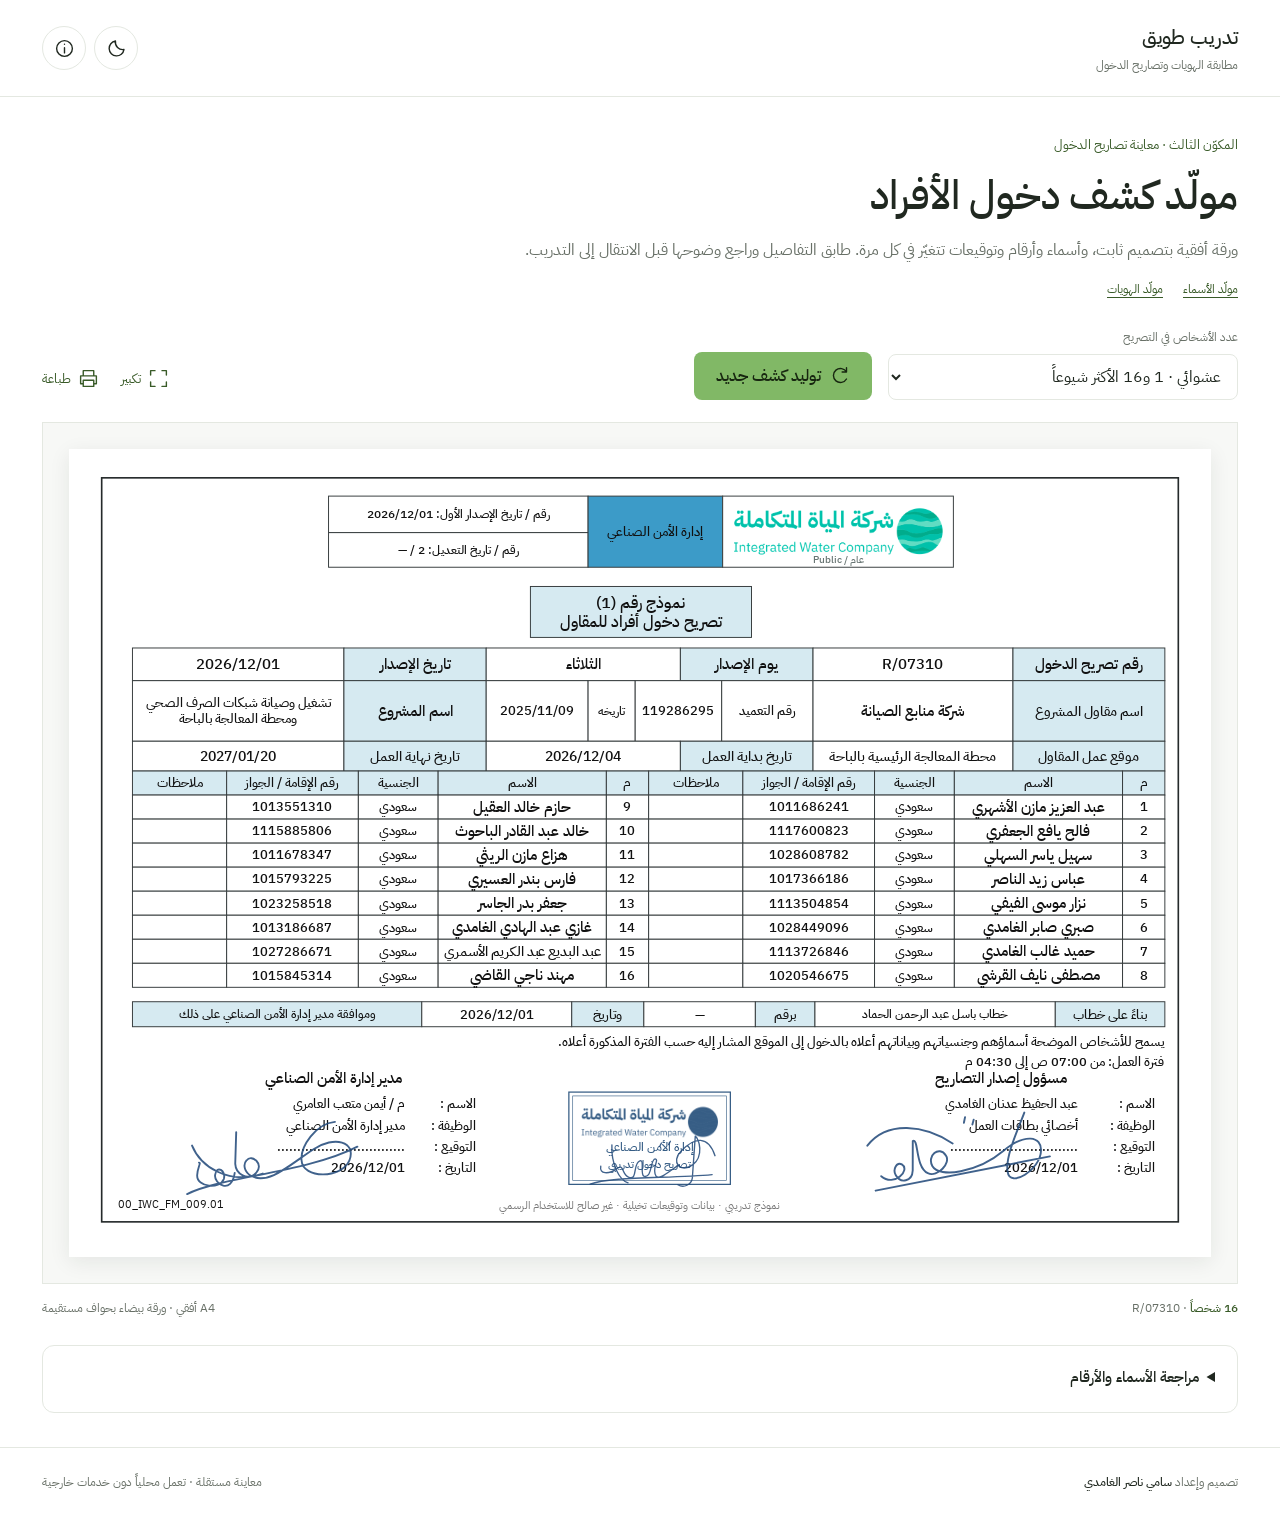
<file: ledger-preview.html>
<!doctype html>
<html lang="ar" dir="rtl">
<head>
  <meta charset="utf-8">
  <meta name="viewport" content="width=device-width, initial-scale=1">
  <meta name="color-scheme" content="light dark">
  <title>مولّد تصاريح الدخول | تدريب طويق</title>
  <script>try{const theme=localStorage.getItem('tuwaiq-theme');if(theme==='light'||theme==='dark')document.documentElement.dataset.theme=theme;}catch{}</script>
  <style>
    @font-face{font-family:Plex;src:url('./font/IBM_Plex_Sans_Arabic/IBMPlexSansArabic-Regular.ttf') format('truetype');font-weight:400;font-display:swap}
    @font-face{font-family:Plex;src:url('./font/IBM_Plex_Sans_Arabic/IBMPlexSansArabic-Medium.ttf') format('truetype');font-weight:500 700;font-display:swap}
    :root{color-scheme:light;--bg:#fff;--surface:#f7f8f6;--text:#202820;--muted:#687067;--line:#e4e8e1;--green:#81b866;--green-ink:#385a27;--green-soft:#eff6ea;--focus:#527e3d}
    @media(prefers-color-scheme:dark){:root:not([data-theme="light"]){color-scheme:dark;--bg:#141814;--surface:#1b211b;--text:#edf2e9;--muted:#a7b2a2;--line:#333d31;--green-ink:#aad78f;--green-soft:#24321e;--focus:#a3d889}}
    :root[data-theme="dark"]{color-scheme:dark;--bg:#141814;--surface:#1b211b;--text:#edf2e9;--muted:#a7b2a2;--line:#333d31;--green-ink:#aad78f;--green-soft:#24321e;--focus:#a3d889}
    *{box-sizing:border-box}body{margin:0;background:var(--bg);color:var(--text);font:400 16px/1.8 Plex,Arial,sans-serif}button,select{font:inherit;color:inherit;cursor:pointer}button,a,select{-webkit-tap-highlight-color:transparent}button:focus-visible,a:focus-visible,select:focus-visible,summary:focus-visible{outline:3px solid var(--focus);outline-offset:4px}h1,h2,p{margin:0}h1,h2,strong{font-weight:500}h1{font-size:clamp(28px,5vw,40px);line-height:1.6}h2{font-size:18px}a{color:var(--green-ink);text-underline-offset:4px}.wrap{max-width:1260px;margin:auto;padding-inline:32px}.header{border-bottom:1px solid var(--line)}.header-inner{min-height:96px;display:flex;align-items:center;justify-content:space-between;gap:16px}.brand-name{font-size:20px;font-weight:500}.brand-caption{font-size:12px;color:var(--muted)}.header-actions{display:flex;gap:8px}.icon{width:21px;height:21px;fill:none;stroke:currentColor;stroke-width:1.6;stroke-linecap:round;stroke-linejoin:round}.icon-button{width:44px;height:44px;display:grid;place-items:center;border:1px solid var(--line);border-radius:50%;background:var(--bg)}.icon-button:hover{background:var(--surface)}.hero{padding-block:36px 26px}.eyebrow{font-size:13px;color:var(--green-ink);margin-bottom:8px}.intro{max-width:760px;margin-top:8px;color:var(--muted)}.component-links{display:flex;gap:20px;margin-top:14px;font-size:12px}
    .controls{display:flex;gap:16px;align-items:end;flex-wrap:wrap;margin-bottom:22px}.field{flex:1;max-width:350px;min-width:230px}.field label{display:block;font-size:12px;color:var(--muted);margin-bottom:6px}select{width:100%;min-height:46px;padding:7px 12px;border:1px solid var(--line);border-radius:8px;background:var(--bg)}.primary{display:flex;align-items:center;justify-content:center;gap:8px;min-height:46px;border:0;border-radius:8px;padding:10px 22px;background:var(--green);color:#172610;font-weight:500}.primary:hover{filter:brightness(.96)}.quiet-button{display:flex;align-items:center;gap:7px;min-height:44px;border:0;background:none;color:var(--green-ink);font-size:13px;padding:8px 0}.actions{display:flex;gap:22px;margin-inline-start:auto}.paper-stage{background:var(--surface);padding:26px;border:1px solid var(--line)}.paper{display:block;width:100%;height:auto;aspect-ratio:297/210;background:white;border-radius:0;box-shadow:0 5px 20px #16231a15}.caption{display:flex;align-items:center;justify-content:space-between;gap:12px;padding-block:14px;font-size:12px;color:var(--muted)}.caption strong{color:var(--green-ink)}.number{direction:ltr;unicode-bidi:isolate;font-variant-numeric:tabular-nums}
    .inspect{border:1px solid var(--line);border-radius:12px;padding:18px 22px;margin-top:12px}.inspect summary{font-weight:500;font-size:15px;cursor:pointer;min-height:30px}.inspect p{font-size:12px;color:var(--muted);margin-top:8px}.table-scroll{overflow:auto;margin-top:15px}table{border-collapse:collapse;width:100%;font-size:14px}th,td{text-align:right;padding:10px 14px;border-bottom:1px solid var(--line)}th{font-weight:500;font-size:12px;color:var(--muted)}td.number{text-align:right;direction:ltr}td:first-child{width:54px;color:var(--muted)}td:nth-child(2){min-width:220px}td:nth-child(3){min-width:160px}.footer{margin-top:34px;border-top:1px solid var(--line);padding-block:24px}.footer-inner{display:flex;justify-content:space-between;gap:12px;color:var(--muted);font-size:12px}.footer strong{color:var(--text)}dialog{border:1px solid var(--line);border-radius:16px;background:var(--bg);color:var(--text);padding:26px;width:calc(100% - 32px);max-width:470px}dialog::backdrop{background:#0008}dialog h2{margin-bottom:14px}dialog p{font-size:14px;color:var(--muted);margin-bottom:14px}.credit-name{display:block;font-size:22px;font-weight:500;color:var(--text)}dialog .primary{width:100%}.zoom-dialog{max-width:1280px;padding:20px}.zoom-head{display:flex;align-items:center;justify-content:space-between;gap:12px;margin-bottom:14px}.zoom-head h2{margin:0}.zoom-scroll{overflow:auto;direction:ltr;padding:8px 4px 18px}.zoom-scroll .paper{min-width:1188px;box-shadow:none}.zoom-dialog>p{margin:12px 0 0;font-size:11px}.sr-only{position:absolute;width:1px;height:1px;padding:0;margin:-1px;overflow:hidden;clip:rect(0,0,0,0);white-space:nowrap;border:0}.skip{position:fixed;top:-100px;right:20px;background:var(--bg);padding:10px;z-index:10}.skip:focus{top:10px}
    @media(max-width:650px){.wrap{padding-inline:18px}.header-inner{min-height:82px}.brand-name{font-size:17px}.brand-caption{font-size:10px}.icon-button{width:40px;height:40px}.hero{padding-block:26px 22px}.intro{font-size:14px}.controls{gap:12px}.field{max-width:none;min-width:100%}.controls>.primary{flex:1;padding-inline:16px;font-size:14px}.actions{gap:16px}.paper-stage{padding:8px}.caption{align-items:start;font-size:11px}.caption>span:last-child{max-width:145px;text-align:left}.inspect{padding:16px}.footer-inner{flex-direction:column;gap:4px}.zoom-dialog{padding:16px}.zoom-head h2{font-size:15px}}
    @page{size:A4 landscape;margin:0}
    @media print{html,body{margin:0!important;padding:0!important;background:white!important;color:black!important;width:297mm;height:210mm}body>*:not(main),main>*:not(.paper-stage){display:none!important}main.wrap{margin:0!important;padding:0!important;width:297mm;max-width:none}.paper-stage{margin:0!important;padding:0!important;border:0!important;background:white!important;width:297mm;height:210mm}.paper{width:297mm!important;height:210mm!important;box-shadow:none!important;print-color-adjust:exact;-webkit-print-color-adjust:exact}dialog{display:none!important}}
  </style>
</head>
<body>
  <a class="skip" href="#main">الانتقال إلى المعاينة</a>
  <header class="header"><div class="wrap header-inner"><div><div class="brand-name">تدريب طويق</div><div class="brand-caption">مطابقة الهويات وتصاريح الدخول</div></div><div class="header-actions"><button class="icon-button" id="theme-button" aria-label="تبديل المظهر" title="تبديل المظهر"><svg class="icon" viewBox="0 0 24 24" aria-hidden="true"><path d="M20.5 13.2A8.5 8.5 0 0 1 10.8 3.5a8.5 8.5 0 1 0 9.7 9.7Z"/></svg></button><button class="icon-button" id="about-button" aria-label="عن الأداة" title="عن الأداة"><svg class="icon" viewBox="0 0 24 24" aria-hidden="true"><circle cx="12" cy="12" r="9"/><path d="M12 11v6m0-10v.1"/></svg></button></div></div></header>
  <main class="wrap" id="main">
    <section class="hero"><p class="eyebrow">المكوّن الثالث · معاينة تصاريح الدخول</p><h1>مولّد كشف دخول الأفراد</h1><p class="intro">ورقة أفقية بتصميم ثابت، وأسماء وأرقام وتوقيعات تتغيّر في كل مرة. طابق التفاصيل وراجع وضوحها قبل الانتقال إلى التدريب.</p><nav class="component-links" aria-label="معاينات المكوّنات"><a href="./name-preview.html">مولّد الأسماء</a><a href="./id-preview.html">مولّد الهويات</a></nav></section>
    <form class="controls" id="ledger-form"><div class="field"><label for="count-mode">عدد الأشخاص في التصريح</label><select id="count-mode"><option value="auto">عشوائي · 1 و16 الأكثر شيوعاً</option></select></div><button class="primary" type="submit"><svg class="icon" viewBox="0 0 24 24" aria-hidden="true"><path d="M20 8a8 8 0 1 0 0 8M20 3v5h-5"/></svg>توليد كشف جديد</button><div class="actions"><button type="button" class="quiet-button" id="zoom-button"><svg class="icon" viewBox="0 0 24 24" aria-hidden="true"><path d="M8 3H3v5m13-5h5v5M3 16v5h5m13-5v5h-5"/></svg>تكبير</button><button type="button" class="quiet-button" id="print-button"><svg class="icon" viewBox="0 0 24 24" aria-hidden="true"><path d="M6 9V3h12v6M6 18H3V9h18v9h-3M6 14h12v7H6Z"/></svg>طباعة</button></div></form>
    <section class="paper-stage" id="paper-container" aria-label="معاينة ورقة التصريح"></section>
    <div class="caption"><span><strong id="count-label"></strong> · <bdi class="number" id="permit-label"></bdi></span><span>A4 أفقي · ورقة بيضاء بحواف مستقيمة</span></div>
    <details class="inspect"><summary>مراجعة الأسماء والأرقام</summary><p>الاسم المختصر: الاسم الأول + اسم الأب + العائلة، دون بن أو ابن. التوقيعات والختم تخيّلية.</p><div class="table-scroll"><table><thead><tr><th scope="col">م</th><th scope="col">الاسم</th><th scope="col">رقم الهوية</th><th scope="col">الجنسية</th></tr></thead><tbody id="entry-list"></tbody></table></div><p>فرصة ظهور 1 أو 16 شخصاً: 35% لكل منهما. 8 أشخاص: 10%. 4 أشخاص: 8%. بقية الأعداد: 1% لكل عدد.</p></details>
    <p class="sr-only" id="announcement" role="status" aria-live="polite"></p><noscript><p>يرجى تفعيل جافاسكربت لتوليد التصاريح.</p></noscript>
  </main>
  <footer class="footer"><div class="wrap footer-inner"><span>تصميم وإعداد <strong>سامي ناصر الغامدي</strong></span><span>معاينة مستقلة · تعمل محلياً دون خدمات خارجية</span></div></footer>
  <dialog id="about-dialog" aria-labelledby="about-title"><h2 id="about-title">عن الأداة</h2><p>مكوّن معاينة تصاريح دخول الأفراد لتدريب منسوبي شركة طويق للخدمات الأمنية على مطابقة الهويات والكشوف.</p><p>تصميم وإعداد<span class="credit-name">سامي ناصر الغامدي</span><span lang="en" dir="ltr">Sami Nasser Alghamdi</span></p><p>شعار شركة المياة المتكاملة مقدّم خصيصاً للنموذج. جميع بيانات التصاريح والأشخاص والختم والتوقيعات تخيّلية، وغير صالحة للاستخدام الرسمي.</p><button class="primary" id="close-about">العودة إلى المعاينة</button></dialog>
  <dialog class="zoom-dialog" id="zoom-dialog" aria-labelledby="zoom-title"><div class="zoom-head"><h2 id="zoom-title">عرض تفاصيل التصريح</h2><button class="quiet-button" id="close-zoom">إغلاق <svg class="icon" viewBox="0 0 24 24" aria-hidden="true"><path d="m6 6 12 12M18 6 6 18"/></svg></button></div><div class="zoom-scroll" id="zoom-content"></div><p>حرّك الورقة أفقياً على الهاتف للاطّلاع على جميع التفاصيل.</p></dialog>
  <script src="./src/shared/name-engine.js"></script>
  <script src="./src/features/person/id-engine.js"></script>
  <script src="./assets/signatures/demo-signatures.js"></script>
  <script src="./assets/brand/ledger-assets.js"></script>
  <script src="./src/features/person/ledger-engine.js"></script>
  <script src="./src/features/person/ledger-renderer.js"></script>
  <script src="./src/features/person/ledger-preview.js"></script>
</body>
</html>
</file>
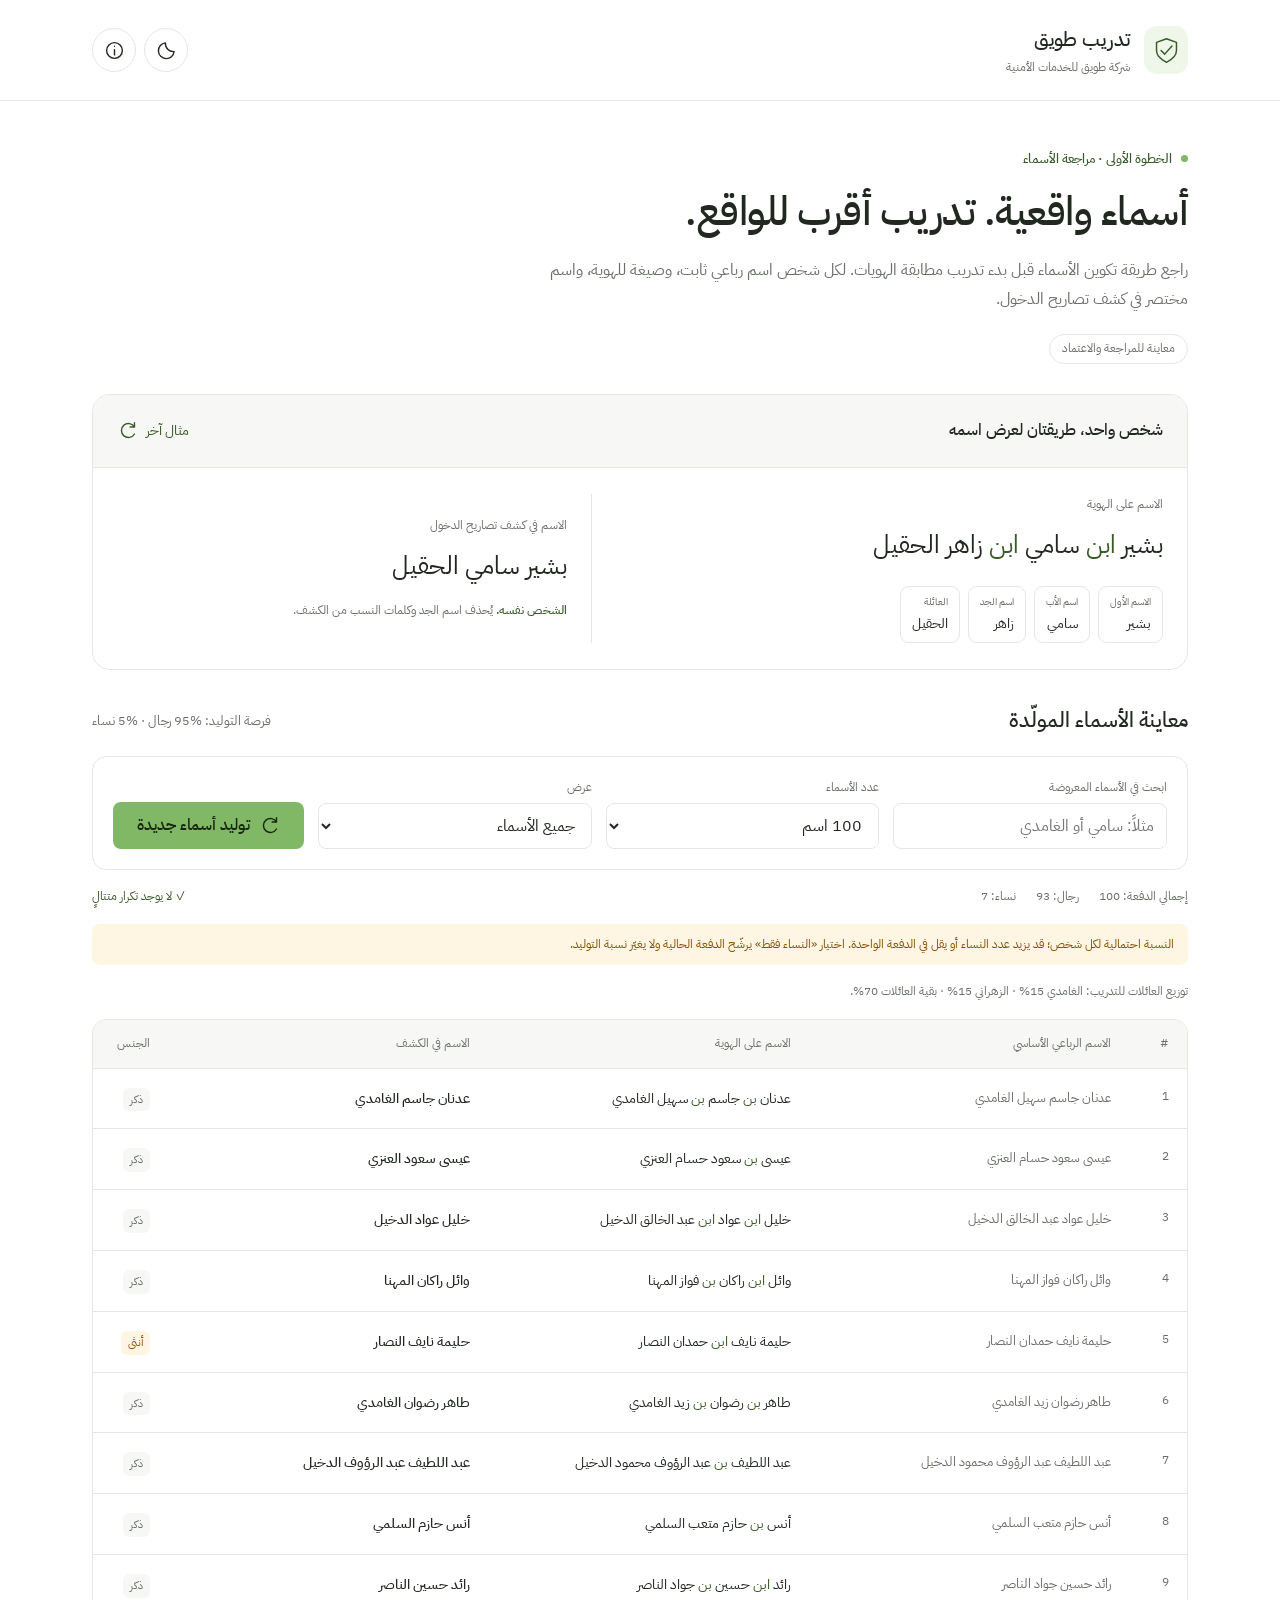
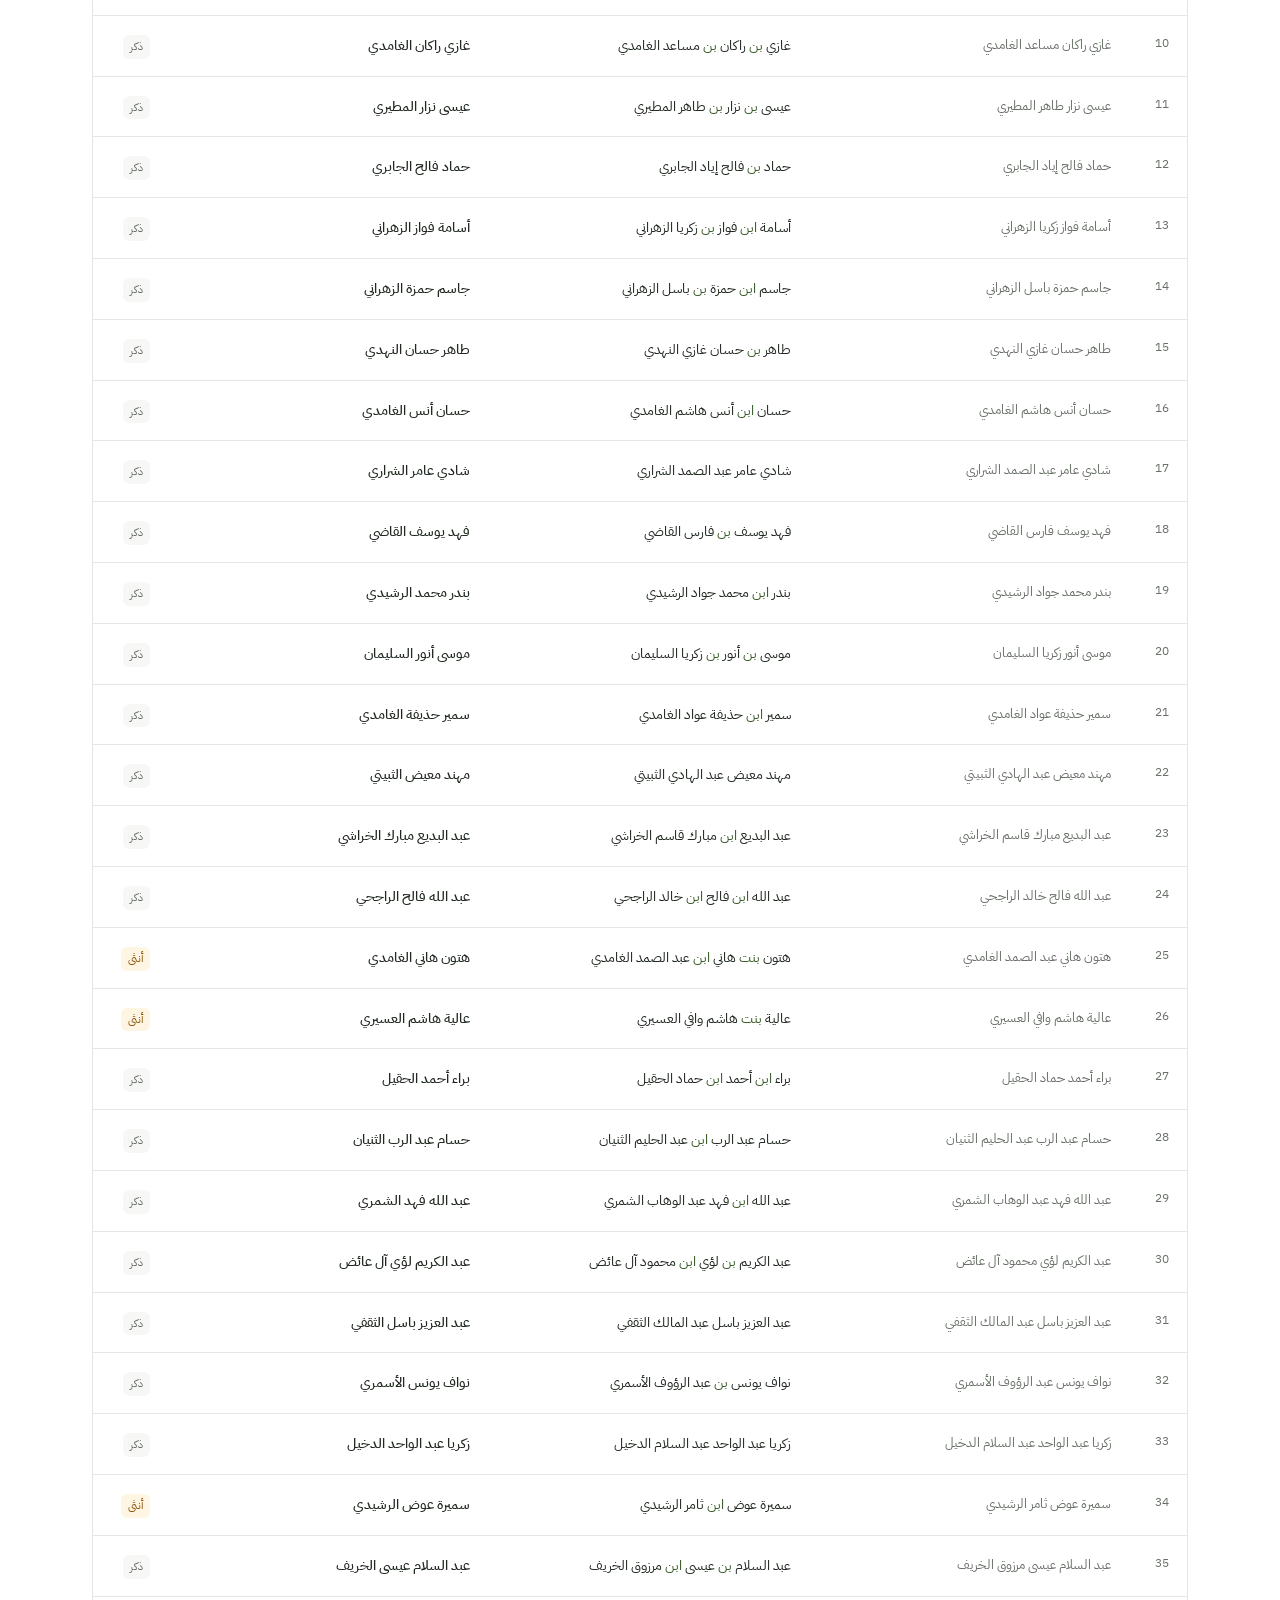
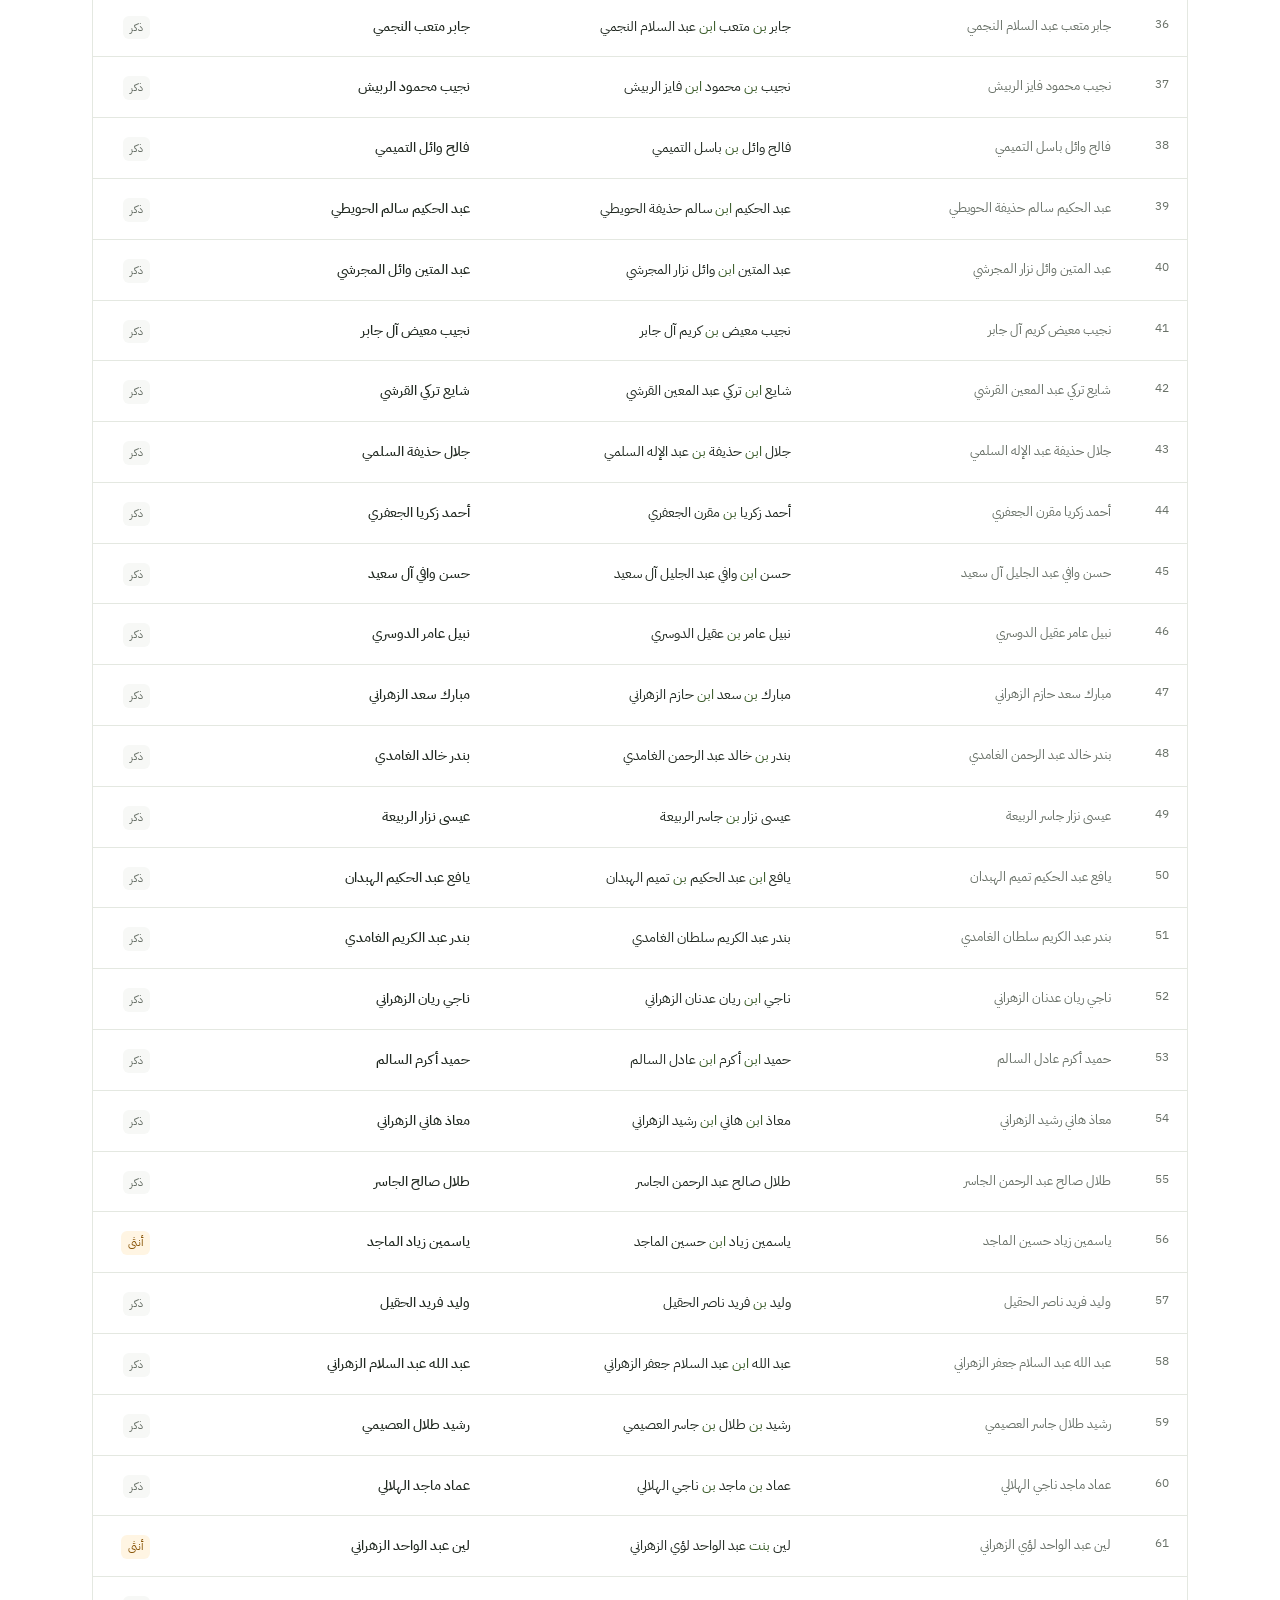
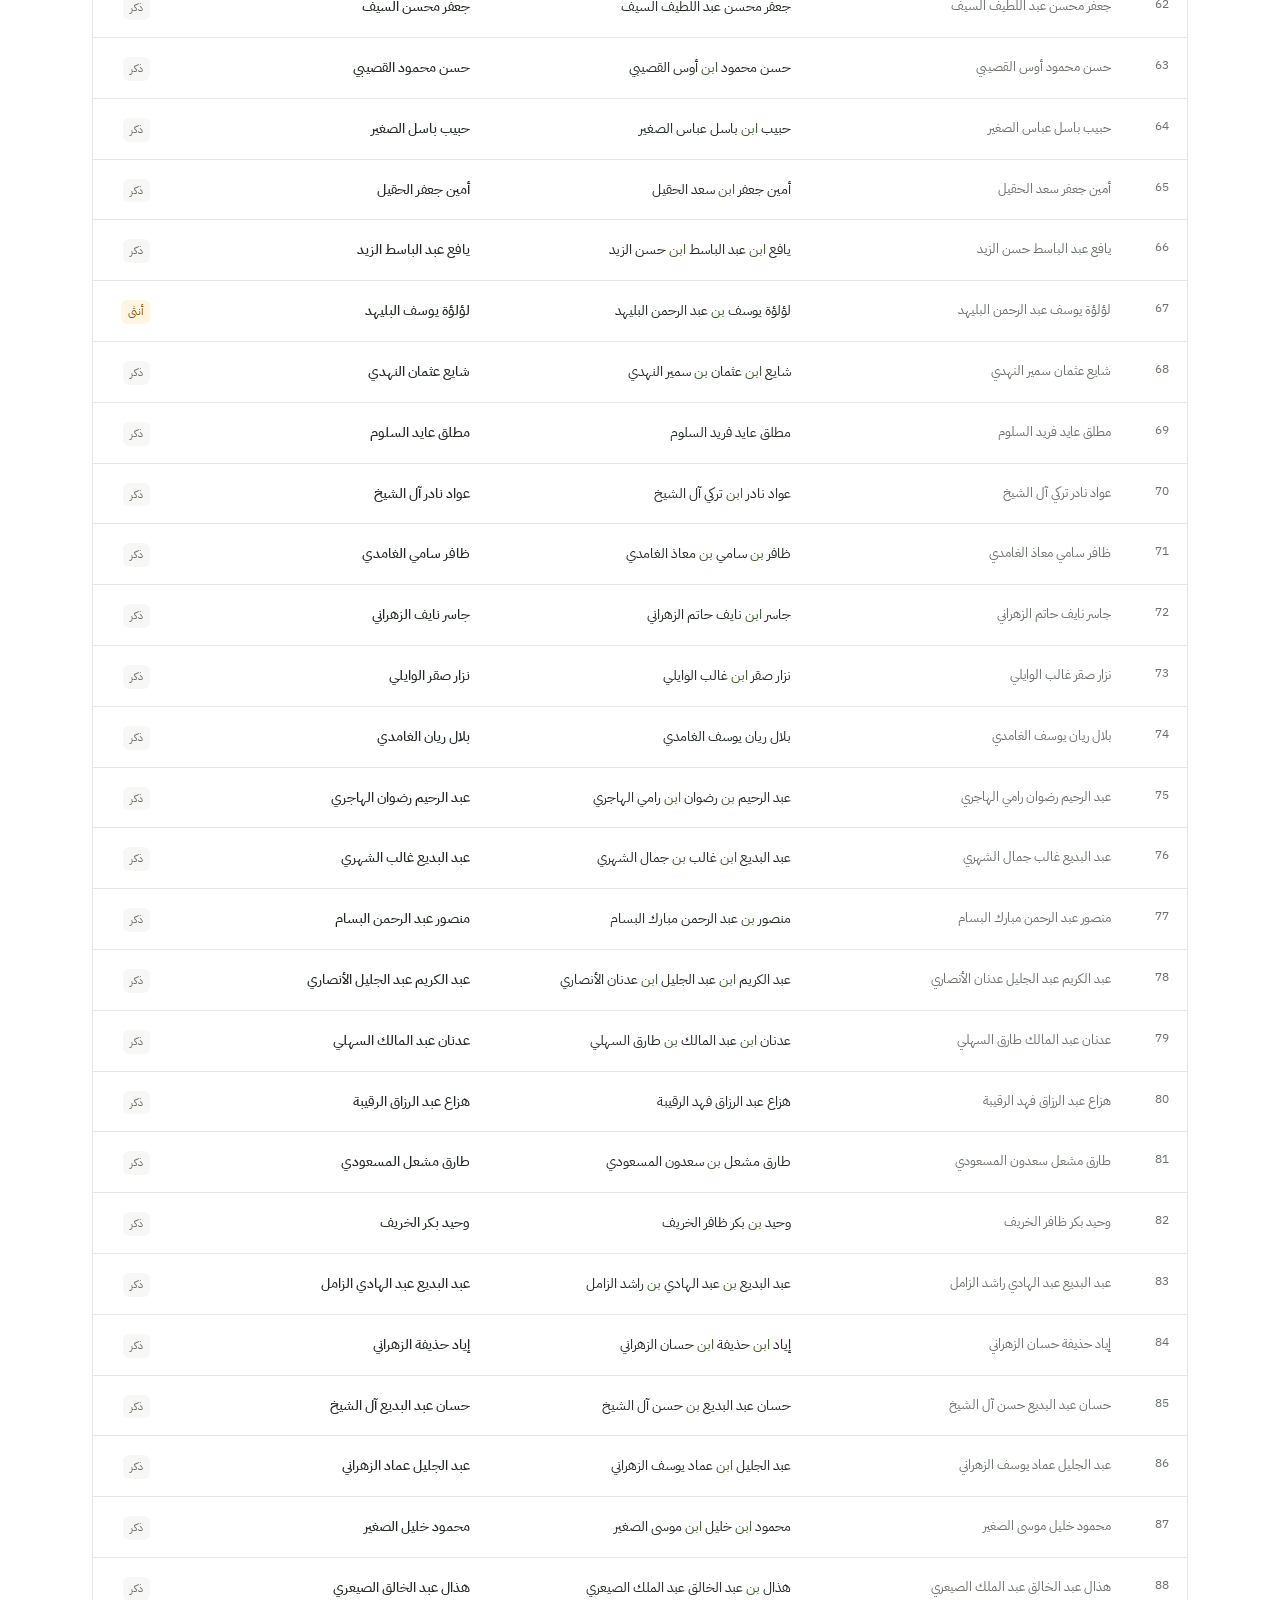
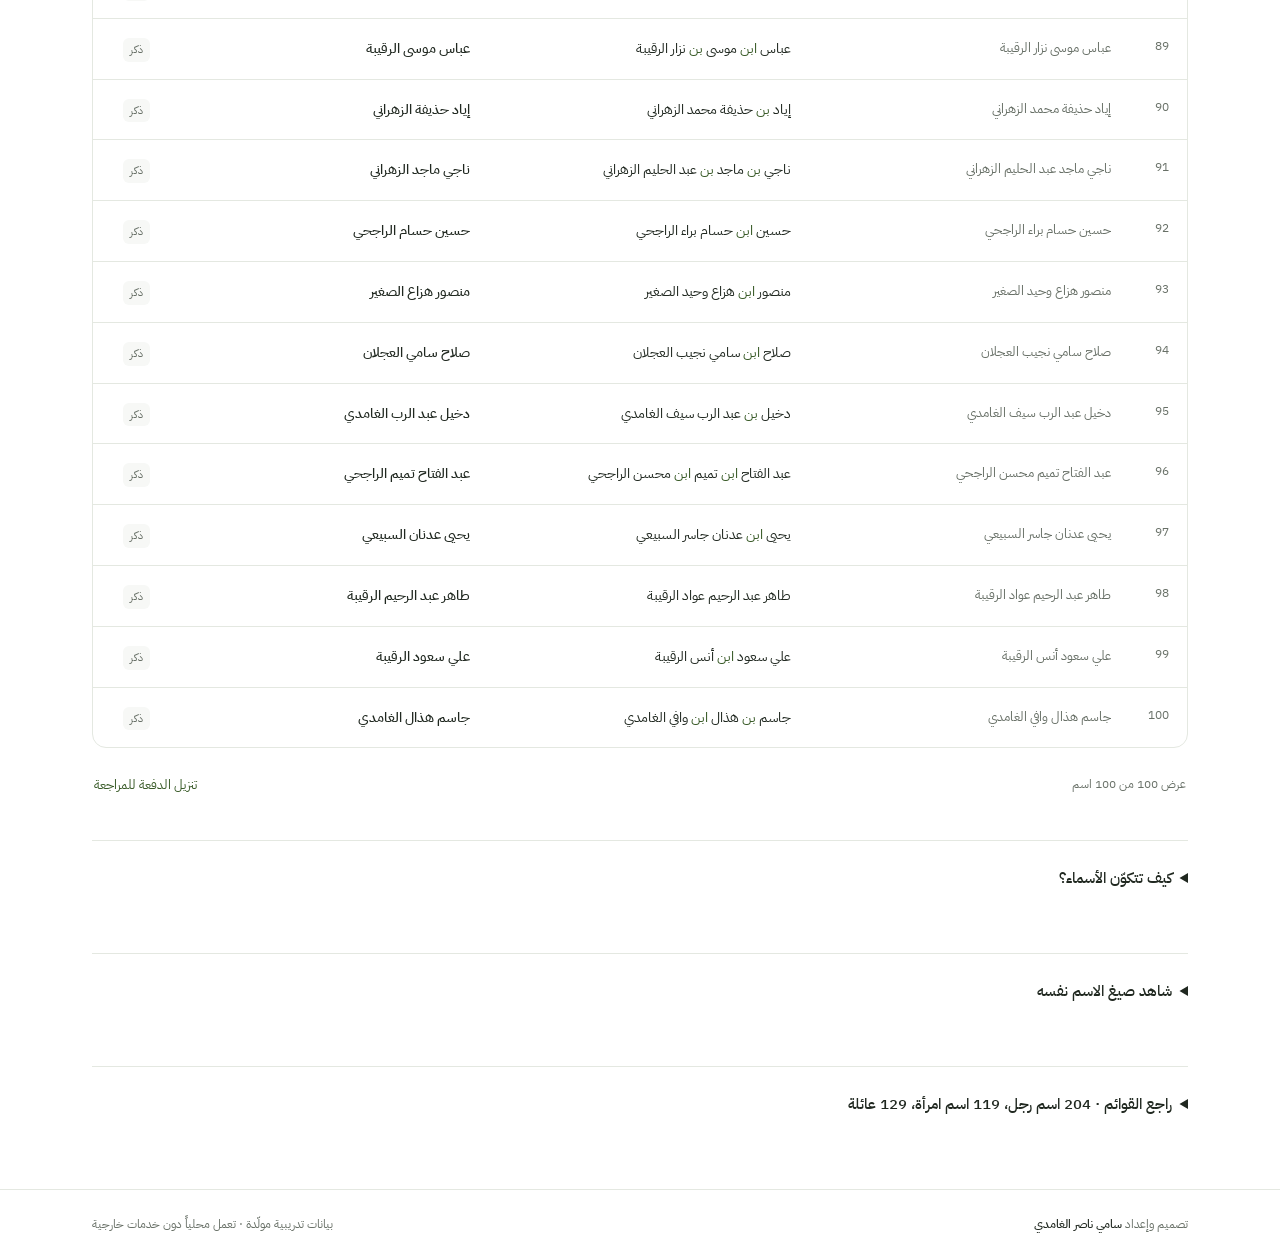
<file: name-preview.html>
<!doctype html>
<html lang="ar" dir="rtl">
<head>
  <meta charset="utf-8">
  <meta name="viewport" content="width=device-width, initial-scale=1">
  <meta name="color-scheme" content="light dark">
  <meta name="description" content="معاينة مولّد الأسماء لتدريب مطابقة الهويات وتصاريح الدخول — شركة طويق للخدمات الأمنية">
  <title>معاينة الأسماء | تدريب طويق</title>
  <script>
    try { const theme = localStorage.getItem('tuwaiq-theme'); if (theme === 'light' || theme === 'dark') document.documentElement.dataset.theme = theme; } catch {}
  </script>
  <style>
    @font-face{font-family:Plex;src:url('./font/IBM_Plex_Sans_Arabic/IBMPlexSansArabic-Regular.ttf') format('truetype');font-weight:400;font-display:swap}
    @font-face{font-family:Plex;src:url('./font/IBM_Plex_Sans_Arabic/IBMPlexSansArabic-Medium.ttf') format('truetype');font-weight:500 700;font-display:swap}
    :root{color-scheme:light;--bg:#fff;--surface:#f7f8f6;--text:#202820;--muted:#687067;--line:#e4e8e1;--green:#81b866;--green-ink:#385a27;--green-soft:#eff6ea;--orange:#f3a736;--orange-soft:#fff5e3;--orange-ink:#855000;--focus:#527e3d}
    @media(prefers-color-scheme:dark){:root:not([data-theme="light"]){color-scheme:dark;--bg:#141814;--surface:#1b211b;--text:#edf2e9;--muted:#a7b2a2;--line:#333d31;--green-ink:#aad78f;--green-soft:#24321e;--orange-soft:#332819;--orange-ink:#f3ba66;--focus:#a3d889}}
    :root[data-theme="dark"]{color-scheme:dark;--bg:#141814;--surface:#1b211b;--text:#edf2e9;--muted:#a7b2a2;--line:#333d31;--green-ink:#aad78f;--green-soft:#24321e;--orange-soft:#332819;--orange-ink:#f3ba66;--focus:#a3d889}
    *{box-sizing:border-box}body{margin:0;background:var(--bg);color:var(--text);font:400 16px/1.8 Plex,Arial,sans-serif}button,input,select{font:inherit}button,select{cursor:pointer}button,a,input,select,summary{-webkit-tap-highlight-color:transparent}button:focus-visible,a:focus-visible,input:focus-visible,select:focus-visible,summary:focus-visible{outline:3px solid var(--focus);outline-offset:4px}button{color:inherit}h1,h2,h3,p{margin:0}h1,h2,h3,strong{font-weight:500}h1{font-size:clamp(28px,5vw,40px);line-height:1.6;letter-spacing:-.5px}h2{font-size:21px}a{color:var(--green-ink)}svg{width:21px;height:21px;flex:none;fill:none;stroke:currentColor;stroke-width:1.6;stroke-linecap:round;stroke-linejoin:round}.number{font-variant-numeric:tabular-nums;direction:ltr;unicode-bidi:isolate}
    .skip{position:fixed;top:-100px;right:20px;background:var(--bg);padding:10px;z-index:10}.skip:focus{top:10px}.wrap{max-width:1160px;margin:auto;padding-inline:32px}.header{border-bottom:1px solid var(--line)}.header-inner{min-height:100px;display:flex;align-items:center;justify-content:space-between;gap:16px}.brand{display:flex;gap:14px;align-items:center}.brand-mark{display:grid;place-items:center;width:44px;height:48px;background:var(--green-soft);color:var(--green-ink);border-radius:13px}.brand-mark svg{width:29px;height:29px}.brand-name{font-size:20px;font-weight:500}.brand-caption{font-size:12px;color:var(--muted)}.header-actions{display:flex;gap:8px}.icon-button{width:44px;height:44px;border:1px solid var(--line);background:var(--bg);border-radius:50%;display:grid;place-items:center;text-decoration:none}.icon-button:hover{background:var(--surface)}.hero{padding-top:46px;padding-bottom:30px;max-width:780px}.eyebrow{display:flex;align-items:center;gap:9px;color:var(--green-ink);font-size:13px;font-weight:500;margin-bottom:10px}.dot{width:7px;height:7px;border-radius:50%;background:var(--green)}.intro{color:var(--muted);max-width:680px;margin-top:12px}.stage{display:inline-flex;align-items:center;border:1px solid var(--line);border-radius:100px;padding:3px 12px;color:var(--muted);font-size:12px;margin-top:20px}
    .sample{border:1px solid var(--line);border-radius:18px;overflow:hidden;margin-bottom:32px}.sample-head{display:flex;justify-content:space-between;align-items:center;gap:16px;padding:16px 24px;background:var(--surface);border-bottom:1px solid var(--line)}.sample-head h2{font-size:16px}.quiet-button{background:transparent;border:0;padding:6px 0;color:var(--green-ink);font-size:14px;display:flex;align-items:center;gap:8px;min-height:40px}.sample-body{display:grid;grid-template-columns:1.15fr 1fr;gap:24px;padding:26px 24px}.sample-name{font-size:clamp(20px,3vw,25px);line-height:1.9;margin-top:6px;overflow-wrap:anywhere}.field-label{font-size:12px;color:var(--muted)}.parts{display:flex;flex-wrap:wrap;gap:8px;margin-top:17px}.part{border:1px solid var(--line);border-radius:9px;padding:6px 11px;font-size:14px}.part small{display:block;font-size:10px;color:var(--muted)}.sample-ledger{border-inline-start:1px solid var(--line);padding-inline-start:24px;display:flex;flex-direction:column;justify-content:center}.sample-note{font-size:12px;color:var(--muted);margin-top:10px}.sample-note strong{color:var(--green-ink)}
    .section-title{display:flex;justify-content:space-between;align-items:center;gap:16px;margin-bottom:16px}.section-title p{font-size:13px;color:var(--muted)}.controls{display:flex;align-items:flex-end;flex-wrap:wrap;gap:14px;padding:20px;border:1px solid var(--line);border-radius:14px;margin-bottom:16px}.control{display:flex;flex-direction:column;gap:5px;flex:1;min-width:150px}.control label{font-size:12px;color:var(--muted)}input,select{width:100%;min-height:46px;padding:7px 12px;border:1px solid var(--line);border-radius:8px;color:var(--text);background:var(--bg)}input[type="number"]{text-align:right}.primary{display:flex;align-items:center;justify-content:center;gap:9px;min-height:46px;padding:9px 24px;border:0;border-radius:8px;background:var(--green);color:#172610;font-weight:500}.primary:hover{filter:brightness(.96)}.stats{display:flex;gap:20px;flex-wrap:wrap;font-size:12px;color:var(--muted);margin-bottom:16px}.stats strong{color:var(--text)}.status{margin-inline-start:auto;color:var(--green-ink)}.notice{background:var(--orange-soft);border-radius:8px;padding:10px 14px;color:var(--orange-ink);font-size:12px;margin-bottom:16px}.table-wrap{border:1px solid var(--line);border-radius:14px;overflow:hidden}table{width:100%;border-collapse:collapse;text-align:right;table-layout:fixed}thead{background:var(--surface);color:var(--muted);font-size:12px}th{font-weight:400;padding:13px 18px}td{padding:17px 18px;border-top:1px solid var(--line);font-size:14px;vertical-align:top;overflow-wrap:anywhere}th:first-child{width:58px}th:last-child{width:75px}tbody tr:hover{background:var(--surface)}.row-number{color:var(--muted);font-size:12px}.base-name{color:var(--muted);font-size:13px}.ledger-name{font-weight:500}.gender{font-size:11px;color:var(--muted);display:inline-block;background:var(--surface);border-radius:6px;padding:2px 7px}.gender.female{color:var(--orange-ink);background:var(--orange-soft)}.connector{color:var(--green-ink)}.mobile-label{display:none}.empty{padding:28px;text-align:center;color:var(--muted)}.table-foot{display:flex;align-items:center;justify-content:space-between;gap:20px;padding:16px 2px;color:var(--muted);font-size:12px}.text-button{background:none;border:0;color:var(--green-ink);padding:6px 0;min-height:40px;font-size:13px}
    .details{border-top:1px solid var(--line);padding:24px 0;margin-top:20px}summary{cursor:pointer;font-size:15px;font-weight:500;min-height:44px}.details-body{padding-top:12px}.rules{display:grid;grid-template-columns:repeat(3,1fr);gap:22px}.rule{font-size:13px;color:var(--muted)}.rule strong{display:block;color:var(--text);font-size:14px;margin-bottom:5px}.pool-meta{font-size:12px;color:var(--muted);margin-top:20px}.dictionary{display:flex;flex-wrap:wrap;gap:7px;margin-top:12px}.dictionary span{font-size:12px;border:1px solid var(--line);border-radius:6px;padding:2px 8px}.dictionary-tabs{display:flex;flex-wrap:wrap;gap:8px}.dictionary-tabs button{background:var(--surface);border:1px solid var(--line);border-radius:8px;padding:6px 13px;min-height:40px;font-size:12px}.dictionary-tabs button[aria-pressed="true"]{border-color:var(--green);color:var(--green-ink);background:var(--green-soft)}.variants-list{display:grid;grid-template-columns:repeat(3,1fr);gap:8px;margin-top:8px}.variants-list p{font-size:13px;padding:9px 12px;border:1px solid var(--line);border-radius:8px}.variant-help{font-size:12px;color:var(--muted);margin-top:6px}.footer{margin-top:30px;border-top:1px solid var(--line);padding-block:24px}.footer-inner{display:flex;justify-content:space-between;gap:12px;color:var(--muted);font-size:12px}.footer strong{color:var(--text)}dialog{border:1px solid var(--line);border-radius:18px;background:var(--bg);color:var(--text);padding:28px;width:calc(100% - 32px);max-width:460px}dialog::backdrop{background:#0007}dialog h2{margin-bottom:14px}dialog p{color:var(--muted);font-size:14px;margin-bottom:14px}dialog .primary{width:100%;margin-top:20px}.credit-name{font-size:22px;color:var(--text);font-weight:500;display:block}.sr-only{position:absolute;width:1px;height:1px;padding:0;margin:-1px;overflow:hidden;clip:rect(0,0,0,0);white-space:nowrap;border:0}
    @media(max-width:760px){.wrap{padding-inline:20px}.header-inner{min-height:83px}.brand-name{font-size:17px}.brand-caption{font-size:10px}.brand-mark{width:38px;height:42px}.hero{padding-top:30px}.sample-body{grid-template-columns:1fr;gap:22px;padding:20px}.sample-head{padding:12px 20px}.sample-ledger{border-inline-start:0;border-top:1px solid var(--line);padding-inline-start:0;padding-top:18px}.controls{padding:16px;gap:12px}.control{min-width:calc(50% - 12px)}.control:first-child{flex-basis:100%}.controls .primary{width:100%}.section-title{align-items:flex-start;flex-direction:column;gap:2px}.stats{gap:14px}.status{margin-inline-start:0;width:100%}.notice{line-height:1.9}table,tbody{display:block}thead{display:none}tr{display:grid;grid-template-columns:1fr auto;padding:16px 18px;border-top:1px solid var(--line);gap:8px 12px}tr:first-child{border-top:0}td{display:block;padding:0;border:0;font-size:15px}.row-number{display:none}.id-cell{grid-column:1;grid-row:1}.base-cell{grid-column:1/-1;grid-row:3;font-size:12px}.ledger-cell{grid-column:1/-1;grid-row:2}.gender-cell{grid-column:2;grid-row:1}.mobile-label{display:block;font-size:10px;color:var(--muted);font-weight:400;margin-bottom:2px}.base-cell .mobile-label{display:inline;margin-inline-end:8px}.rules{grid-template-columns:1fr;gap:18px}.variants-list{grid-template-columns:1fr}.footer-inner{flex-direction:column;gap:4px}.table-foot{align-items:flex-start}.brand{gap:10px}.header-actions{gap:6px}.icon-button{width:40px;height:40px}}
    @media(prefers-reduced-motion:no-preference){button,a{transition:background-color .15s ease}}
  </style>
</head>
<body>
  <a class="skip" href="#main">انتقل إلى المحتوى</a>
  <header class="header">
    <div class="wrap header-inner">
      <div class="brand">
        <span class="brand-mark" aria-hidden="true"><svg viewBox="0 0 32 32"><path d="M16 3 27 7v9c0 6-5 10-11 13C10 26 5 22 5 16V7Z"/><path d="m10 16 4 4 8-9"/></svg></span>
        <div><div class="brand-name">تدريب طويق</div><div class="brand-caption">شركة طويق للخدمات الأمنية</div></div>
      </div>
      <div class="header-actions">
        <button class="icon-button" id="theme-button" aria-label="تفعيل الوضع الداكن" title="تغيير المظهر"><svg viewBox="0 0 24 24" aria-hidden="true"><path d="M20.7 13.2A9 9 0 0 1 10.8 3.3a9 9 0 1 0 9.9 9.9Z"/></svg></button>
        <button class="icon-button" id="about-button" aria-label="عن الأداة وصانعها" title="عن الأداة"><svg viewBox="0 0 24 24" aria-hidden="true"><circle cx="12" cy="12" r="9"/><path d="M12 11v6m0-10v.1"/></svg></button>
      </div>
    </div>
  </header>
  <main class="wrap" id="main">
    <section class="hero" aria-labelledby="page-title">
      <div class="eyebrow"><span class="dot" aria-hidden="true"></span>الخطوة الأولى · مراجعة الأسماء</div>
      <h1 id="page-title">أسماء واقعية. تدريب أقرب للواقع.</h1>
      <p class="intro">راجع طريقة تكوين الأسماء قبل بدء تدريب مطابقة الهويات. لكل شخص اسم رباعي ثابت، وصيغة للهوية، واسم مختصر في كشف تصاريح الدخول.</p>
      <span class="stage">معاينة للمراجعة والاعتماد</span>
    </section>
    <section class="sample" aria-labelledby="sample-title">
      <div class="sample-head"><h2 id="sample-title">شخص واحد، طريقتان لعرض اسمه</h2><button class="quiet-button" id="sample-button">مثال آخر <svg viewBox="0 0 24 24" aria-hidden="true"><path d="M20 8a8 8 0 1 0 0 8M20 3v5h-5"/></svg></button></div>
      <div class="sample-body">
        <div><p class="field-label">الاسم على الهوية</p><p class="sample-name" id="sample-id"></p><div class="parts" id="sample-parts"></div></div>
        <div class="sample-ledger"><p class="field-label">الاسم في كشف تصاريح الدخول</p><p class="sample-name" id="sample-ledger"></p><p class="sample-note"><strong>الشخص نفسه.</strong> يُحذف اسم الجد وكلمات النسب من الكشف.</p></div>
      </div>
    </section>
    <section aria-labelledby="names-title">
      <div class="section-title"><h2 id="names-title">معاينة الأسماء المولّدة</h2><p>فرصة التوليد: <bdi class="number">95%</bdi> رجال · <bdi class="number">5%</bdi> نساء</p></div>
      <form class="controls" id="generate-form">
        <div class="control"><label for="name-search">ابحث في الأسماء المعروضة</label><input id="name-search" type="search" placeholder="مثلاً: سامي أو الغامدي" autocomplete="off"></div>
        <div class="control"><label for="batch-size">عدد الأسماء</label><select id="batch-size"><option value="50">50 اسماً</option><option value="100" selected>100 اسم</option><option value="250">250 اسماً</option><option value="500">500 اسم</option></select></div>
        <div class="control"><label for="gender-filter">عرض</label><select id="gender-filter"><option value="all">جميع الأسماء</option><option value="male">الرجال فقط</option><option value="female">النساء فقط</option></select></div>
        <button type="submit" class="primary"><svg viewBox="0 0 24 24" aria-hidden="true"><path d="M20 8a8 8 0 1 0 0 8M20 3v5h-5"/></svg>توليد أسماء جديدة</button>
      </form>
      <div class="stats" id="batch-stats"></div>
      <p class="notice">النسبة احتمالية لكل شخص؛ قد يزيد عدد النساء أو يقل في الدفعة الواحدة. اختيار «النساء فقط» يرشّح الدفعة الحالية ولا يغيّر نسبة التوليد.</p>
      <p class="pool-meta" id="regional-probabilities" style="margin:0 0 16px"></p>
      <div class="table-wrap"><table aria-label="الأسماء الرباعية وصيغ الهوية والأسماء المختصرة في الكشف"><thead><tr><th scope="col">#</th><th scope="col">الاسم الرباعي الأساسي</th><th scope="col">الاسم على الهوية</th><th scope="col">الاسم في الكشف</th><th scope="col">الجنس</th></tr></thead><tbody id="names-body"></tbody></table><p class="empty" id="empty-message" hidden>لا توجد أسماء مطابقة. جرّب بحثاً آخر أو ولّد دفعة جديدة.</p></div>
      <div class="table-foot"><span id="visible-count"></span><button class="text-button" id="download-button">تنزيل الدفعة للمراجعة</button></div>
    </section>
    <details class="details">
      <summary>كيف تتكوّن الأسماء؟</summary>
      <div class="details-body"><div class="rules"><p class="rule"><strong>أربعة أجزاء محفوظة</strong>الاسم الأول، ثم اسم الأب، ثم اسم الجد، ثم العائلة. أسماء الأب والجد دائماً من قائمة الرجال. الاسم المركب مثل «عبد الرحمن» يُعامل كاسم واحد.</p><p class="rule"><strong>من دون تكرار متتالٍ</strong>يختلف الاسم الأول عن اسم الأب، ويختلف اسم الأب عن اسم الجد. يمكن أن يتطابق الاسم الأول مع اسم الجد.</p><p class="rule"><strong>كلمات النسب للعرض فقط</strong>تُختار بن أو ابن أو لا شيء بين الاسم واسم الأب، وبين اسم الأب واسم الجد. للنساء، تُستخدم بنت أو لا شيء عند اسم الأب. لا تُضاف أي كلمات قبل العائلة.</p></div><p class="pool-meta">تُختار الأسماء الأولى بالتساوي داخل كل قائمة. يزيد احتمال ظهور الغامدي والزهراني لتناسب التدريب في المنطقة الجنوبية، وتتوزّع النسبة المتبقية بالتساوي على بقية العائلات. هذه إعدادات تدريبية قابلة للتعديل، وليست إحصاءً رسمياً لشيوع الأسماء.</p></div>
    </details>
    <details class="details" id="variants-details"><summary>شاهد صيغ الاسم نفسه</summary><div class="details-body"><p class="variant-help">يتغيّر العرض فقط، وتبقى أجزاء الاسم واسم الكشف ثابتة. هذه صيغ الشخص المعروض في المثال أعلاه.</p><div class="variants-list" id="variants-list"></div></div></details>
    <details class="details"><summary id="pool-summary">راجع قائمة الأسماء والعائلات</summary><div class="details-body"><div class="dictionary-tabs" id="dictionary-tabs" role="group" aria-label="اختر قائمة الأسماء"><button type="button" data-pool="male" aria-pressed="true">أسماء الرجال</button><button type="button" data-pool="female" aria-pressed="false">أسماء النساء</button><button type="button" data-pool="families" aria-pressed="false">العائلات</button></div><div class="dictionary" id="dictionary"></div></div></details>
    <p class="sr-only" id="announcement" role="status" aria-live="polite"></p>
    <noscript><p class="notice">يرجى تفعيل جافاسكربت لتوليد الأسماء. تعمل هذه الصفحة محلياً دون الاتصال بأي خدمة.</p></noscript>
  </main>
  <footer class="footer"><div class="wrap footer-inner"><span>تصميم وإعداد <strong>سامي ناصر الغامدي</strong></span><span>بيانات تدريبية مولّدة · تعمل محلياً دون خدمات خارجية</span></div></footer>
  <dialog id="about-dialog" aria-labelledby="about-title"><h2 id="about-title">عن الأداة</h2><p>أداة لتدريب منسوبي شركة طويق للخدمات الأمنية على مطابقة الهويات مع تصاريح الدخول، خطوة بخطوة.</p><p>تصميم وإعداد<span class="credit-name">سامي ناصر الغامدي</span><span lang="en" dir="ltr">Sami Nasser Alghamdi</span></p><p>هذه المرحلة مخصّصة لمراجعة مولّد الأسماء. جميع الأسماء المعروضة مولّدة لأغراض التدريب، ولا تمثل سجلاً لأشخاص حقيقيين.</p><button class="primary" id="close-about">العودة إلى المعاينة</button></dialog>
  <!--
    Name pools: curated Saudi-oriented starter vocabulary, reviewed and extended locally.
    Source reference: Saudi Arabia section of thm/uinames names.json (MIT).
    https://github.com/thm/uinames/blob/master/names.json
    MIT License — Copyright (c) 2019 Thom van der Weerd
    Permission is hereby granted, free of charge, to any person obtaining a copy
    of this software and associated documentation files (the "Software"), to deal
    in the Software without restriction, including without limitation the rights
    to use, copy, modify, merge, publish, distribute, sublicense, and/or sell
    copies of the Software, and to permit persons to whom the Software is
    furnished to do so, subject to the following conditions:
    The above copyright notice and this permission notice shall be included in all
    copies or substantial portions of the Software.
    THE SOFTWARE IS PROVIDED "AS IS", WITHOUT WARRANTY OF ANY KIND, EXPRESS OR
    IMPLIED, INCLUDING BUT NOT LIMITED TO THE WARRANTIES OF MERCHANTABILITY,
    FITNESS FOR A PARTICULAR PURPOSE AND NONINFRINGEMENT. IN NO EVENT SHALL THE
    AUTHORS OR COPYRIGHT HOLDERS BE LIABLE FOR ANY CLAIM, DAMAGES OR OTHER
    LIABILITY, WHETHER IN AN ACTION OF CONTRACT, TORT OR OTHERWISE, ARISING FROM,
    OUT OF OR IN CONNECTION WITH THE SOFTWARE OR THE USE OR OTHER DEALINGS IN THE
    SOFTWARE.
  -->
  <script src="./src/shared/name-engine.js"></script>
  <script>
  (() => {
    'use strict';
    const $ = id => document.getElementById(id);
    const {pools, familyProbabilities, normalize, createEngine} = NameEngine;
    const engine = createEngine();
    const genderLabel = gender => gender === 'female' ? 'أنثى' : 'ذكر';
    let batch = [], sample;
    function appendID(element, person, connectors) {
      element.replaceChildren();
      [person.firstName, connectors.first, person.fatherName, connectors.second, person.grandfatherName, person.familyName].forEach((text, index) => {
        if (!text) return;
        if (element.childNodes.length) element.append(' ');
        const span = document.createElement('span');
        if (index === 1 || index === 3) span.className = 'connector';
        span.textContent = text;
        element.append(span);
      });
    }
    function showSample() {
      sample = engine.generate();
      appendID($('sample-id'), sample, engine.chooseConnectors(sample));
      $('sample-ledger').textContent = sample.ledgerName;
      const labels = ['الاسم الأول', 'اسم الأب', 'اسم الجد', 'العائلة'];
      $('sample-parts').replaceChildren(...[sample.firstName, sample.fatherName, sample.grandfatherName, sample.familyName].map((name, index) => {
        const item = document.createElement('span'); item.className = 'part';
        const label = document.createElement('small'); label.textContent = labels[index];
        item.append(label, name); return item;
      }));
      $('variants-list').replaceChildren(...engine.variants(sample).map(connectors => {const p = document.createElement('p');appendID(p, sample, connectors);return p;}));
    }
    function cell(label, className) {
      const td = document.createElement('td'); td.className = className;
      const caption = document.createElement('span'); caption.className = 'mobile-label'; caption.textContent = label;td.append(caption);return td;
    }
    function renderBatch() {
      const gender = $('gender-filter').value;
      const query = normalize($('name-search').value);
      const visible = batch.filter(item => (gender === 'all' || item.person.gender === gender) && normalize(`${item.person.fullName} ${item.idName}`).includes(query));
      const fragment = document.createDocumentFragment();
      visible.forEach(item => {
        const row = document.createElement('tr');
        const number = document.createElement('td');number.className = 'row-number number';number.textContent = item.number;
        const full = cell('الاسم الأساسي', 'base-cell base-name'); full.append(item.person.fullName);
        const id = cell('على الهوية', 'id-cell');const idText = document.createElement('span');appendID(idText, item.person, item.connectors);id.append(idText);
        const ledger = cell('في كشف تصاريح الدخول', 'ledger-cell ledger-name');ledger.append(item.person.ledgerName);
        const gender = document.createElement('td');gender.className = 'gender-cell';const badge = document.createElement('span');badge.className = `gender ${item.person.gender}`;badge.textContent = genderLabel(item.person.gender);gender.append(badge);
        row.append(number, full, id, ledger, gender);fragment.append(row);
      });
      $('names-body').replaceChildren(fragment);
      $('empty-message').hidden = visible.length > 0;
      $('visible-count').textContent = `عرض ${visible.length} من ${batch.length} اسم`;
    }
    function generateBatch(event) {
      event?.preventDefault();
      const size = Number($('batch-size').value);
      batch = Array.from({length:size}, (_, index) => {const person = engine.generate();const connectors = engine.chooseConnectors(person);return {person, connectors, idName: engine.formatID(person, connectors), number: index + 1};});
      const females = batch.filter(item => item.person.gender === 'female').length;
      const stats = $('batch-stats');stats.replaceChildren();
      [`إجمالي الدفعة: ${size}`, `رجال: ${size - females}`, `نساء: ${females}`].forEach(text => {const span = document.createElement('span');span.textContent = text;stats.append(span);});
      const validation = document.createElement('span');validation.className = 'status';
      const valid = batch.every(({person:p}) => normalize(p.firstName) !== normalize(p.fatherName) && normalize(p.fatherName) !== normalize(p.grandfatherName));
      validation.textContent = valid ? '✓ لا يوجد تكرار متتالٍ' : 'يوجد تكرار يحتاج إلى المراجعة';stats.append(validation);
      renderBatch();$('announcement').textContent = `تم توليد ${size} اسم: ${size - females} رجلاً و${females} امرأة.`;
    }
    function renderDictionary(key) {
      $('dictionary').replaceChildren(...pools[key].map(name => {const span = document.createElement('span');span.textContent = name;return span;}));
      document.querySelectorAll('[data-pool]').forEach(button => button.setAttribute('aria-pressed', String(button.dataset.pool === key)));
    }
    function downloadBatch() {
      const quote = value => `"${String(value).replaceAll('"', '""')}"`;
      const rows = [['الجنس','الاسم الأول','اسم الأب','اسم الجد','العائلة','الاسم الرباعي','اسم الهوية','اسم الكشف'], ...batch.map(({person:p,idName}) => [genderLabel(p.gender),p.firstName,p.fatherName,p.grandfatherName,p.familyName,p.fullName,idName,p.ledgerName])];
      const blob = new Blob(['\uFEFF', rows.map(row => row.map(quote).join(',')).join('\r\n')], {type:'text/csv;charset=utf-8;'});
      const url = URL.createObjectURL(blob);const link = document.createElement('a');link.href = url;link.download = 'tuwaiq-name-review.csv';document.body.append(link);link.click();link.remove();setTimeout(() => URL.revokeObjectURL(url), 1000);
    }
    const darkPreference = matchMedia('(prefers-color-scheme: dark)');
    function isDark() {return document.documentElement.dataset.theme ? document.documentElement.dataset.theme === 'dark' : darkPreference.matches;}
    function updateThemeLabel() {const dark = isDark();$('theme-button').setAttribute('aria-label', dark ? 'تفعيل الوضع الفاتح' : 'تفعيل الوضع الداكن');$('theme-button').innerHTML = dark ? '<svg viewBox="0 0 24 24" aria-hidden="true"><circle cx="12" cy="12" r="4"/><path d="M12 2v2m0 16v2M2 12h2m16 0h2M5 5l1.5 1.5m11 11L19 19M5 19l1.5-1.5m11-11L19 5"/></svg>' : '<svg viewBox="0 0 24 24" aria-hidden="true"><path d="M20.7 13.2A9 9 0 0 1 10.8 3.3a9 9 0 1 0 9.9 9.9Z"/></svg>';}
    $('theme-button').addEventListener('click', () => {const theme = isDark() ? 'light' : 'dark';document.documentElement.dataset.theme = theme;try {localStorage.setItem('tuwaiq-theme', theme);}catch {}updateThemeLabel();});
    darkPreference.addEventListener('change', updateThemeLabel);
    $('generate-form').addEventListener('submit', generateBatch);
    $('name-search').addEventListener('input', renderBatch);
    $('gender-filter').addEventListener('change', renderBatch);
    $('sample-button').addEventListener('click', () => {showSample();$('announcement').textContent = 'تم عرض مثال جديد.';});
    $('download-button').addEventListener('click', downloadBatch);
    $('about-button').addEventListener('click', () => $('about-dialog').showModal());
    $('close-about').addEventListener('click', () => $('about-dialog').close());
    $('dictionary-tabs').addEventListener('click', event => {const button = event.target.closest('[data-pool]');if(button)renderDictionary(button.dataset.pool);});
    $('pool-summary').textContent = `راجع القوائم · ${pools.male.length} اسم رجل، ${pools.female.length} اسم امرأة، ${pools.families.length} عائلة`;
    const regionalShare = Object.values(familyProbabilities).reduce((sum, probability) => sum + probability, 0);
    const regionalText = Object.entries(familyProbabilities).map(([name, probability]) => `${name} ${Math.round(probability * 100)}%`).join(' · ');
    $('regional-probabilities').textContent = `توزيع العائلات للتدريب: ${regionalText} · بقية العائلات ${Math.round((1 - regionalShare) * 100)}%.`;
    updateThemeLabel();showSample();generateBatch();renderDictionary('male');
  })();
  </script>
</body>
</html>
</file>
<file: app.css>
@font-face{font-family:Plex;src:url('./font/IBM_Plex_Sans_Arabic/IBMPlexSansArabic-Regular.ttf') format('truetype');font-weight:400;font-display:swap}
@font-face{font-family:Plex;src:url('./font/IBM_Plex_Sans_Arabic/IBMPlexSansArabic-Medium.ttf') format('truetype');font-weight:500 700;font-display:swap}
:root{color-scheme:light;--bg:#fff;--surface:#f7f8f6;--text:#202820;--muted:#70786d;--line:#e4e8e1;--green:#81b866;--green-ink:#385a27;--green-soft:#eff6ea;--orange:#f3a736;--orange-ink:#754a07;--orange-soft:#fff5e4;--focus:#527e3d}
@media(prefers-color-scheme:dark){:root:not([data-theme="light"]){color-scheme:dark;--bg:#141814;--surface:#1b211b;--text:#edf2e9;--muted:#a7b2a2;--line:#333d31;--green-ink:#aad78f;--green-soft:#24321e;--orange-ink:#f3c275;--orange-soft:#332819;--focus:#a3d889}}
:root[data-theme="dark"]{color-scheme:dark;--bg:#141814;--surface:#1b211b;--text:#edf2e9;--muted:#a7b2a2;--line:#333d31;--green-ink:#aad78f;--green-soft:#24321e;--orange-ink:#f3c275;--orange-soft:#332819;--focus:#a3d889}
*{box-sizing:border-box}html{-webkit-text-size-adjust:100%;scroll-padding-top:20px}body{margin:0;background:var(--bg);color:var(--text);font:400 16px/1.85 Plex,Arial,sans-serif}h1,h2,p{margin:0}h1,h2,strong,b{font-weight:500}h1{font-size:clamp(26px,6vw,36px);line-height:1.55;letter-spacing:-.4px}h2{font-size:17px}a{color:inherit;text-decoration:none}button,input{font:inherit;color:inherit}button{cursor:pointer;-webkit-tap-highlight-color:transparent}button:disabled{cursor:default}button:focus-visible,a:focus-visible,input:focus-visible{outline:3px solid var(--focus);outline-offset:4px}button{touch-action:manipulation}input{width:100%}[hidden]{display:none!important}.symbols,.sr-only{position:absolute;width:1px;height:1px;overflow:hidden;clip:rect(0,0,0,0);white-space:nowrap}.icon{width:22px;height:22px;flex:none;fill:none;stroke:currentColor;stroke-width:1.7;stroke-linecap:round;stroke-linejoin:round}.number{direction:ltr;unicode-bidi:isolate;font-variant-numeric:tabular-nums}.skip{position:fixed;top:-100px;right:20px;padding:10px;background:var(--bg);z-index:100}.skip:focus{top:10px}.app-header{border-bottom:1px solid var(--line);padding-top:env(safe-area-inset-top)}.header-inner{max-width:760px;margin:auto;min-height:88px;padding:12px 22px;display:flex;align-items:center;justify-content:space-between;gap:12px}.brand{display:flex;align-items:center;gap:10px;font-size:19px;font-weight:500;line-height:1.5}.brand small{display:block;font-size:10px;color:var(--muted);font-weight:400;margin-top:3px}.brand-mark{width:40px;height:44px;display:grid;place-items:center;background:var(--green-soft);border-radius:12px;color:var(--green-ink)}.brand-mark .icon{width:27px;height:27px}.header-tools{display:flex;gap:6px}.icon-button{width:44px;height:44px;display:grid;place-items:center;border:1px solid var(--line);background:var(--bg);border-radius:50%}.icon-button:hover{background:var(--surface)}.app-main{max-width:760px;margin:auto;padding:0 22px;min-height:calc(100dvh - 88px);outline:none}.screen{padding-top:28px}.page-heading{margin-bottom:28px}.eyebrow{font-size:12px;color:var(--green-ink);display:block;margin-bottom:9px}.page-heading p{font-size:14px;color:var(--muted);margin-top:10px;line-height:1.95}.compact{margin-bottom:22px}.training-option{display:flex;text-align:right;align-items:center;gap:16px;width:100%;min-height:146px;border:1px solid #bad4aa;border-radius:16px;background:var(--green-soft);padding:23px;margin-bottom:14px}.option-icon{height:48px;width:48px;display:grid;place-items:center;border:1px solid #d0e0c5;border-radius:12px;color:var(--green-ink);flex:none}.option-icon .icon{width:30px;height:30px}.option-copy{flex:1;display:flex;flex-direction:column;gap:3px}.option-copy strong{font-size:18px}.option-copy>span{font-size:12px;color:var(--muted)}.option-copy b{font-size:12px;color:var(--green-ink);margin-top:11px}.option-arrow{color:var(--green-ink);transform:rotate(180deg)}.upcoming{background:var(--bg);border-color:var(--line);min-height:124px}.upcoming .option-icon{border-color:var(--line);background:var(--surface);color:var(--muted)}.upcoming .option-copy strong{font-size:16px}.badge{display:inline-block;border:1px solid var(--line);border-radius:30px;padding:3px 11px;font-size:10px;white-space:nowrap;color:var(--muted);background:var(--surface)}.resume-note{font-size:12px;color:var(--green-ink);margin-block:4px 20px}.stats-link{display:flex;align-items:center;justify-content:space-between;padding-block:21px 15px;font-size:15px}.stats-link>span{display:flex;align-items:center;gap:10px}.stats-link>.icon{width:19px;transform:rotate(180deg);color:var(--muted)}.home-metrics{display:grid;grid-template-columns:1fr 1fr;border-top:1px solid var(--line);padding-top:18px;gap:20px}.home-metrics div{display:flex;flex-direction:column;gap:2px}.home-metrics b{font-size:26px}.home-metrics span{font-size:11px;color:var(--muted)}.offline-line{display:flex;align-items:center;gap:7px;margin-top:26px;font-size:11px;color:var(--muted)}.status-dot{width:6px;height:6px;border-radius:50%;background:var(--orange)}.status-dot.ready{background:var(--green)}.app-footer{margin-block:30px 18px;padding-bottom:env(safe-area-inset-bottom);font-size:11px;color:var(--muted);text-align:center}.app-footer strong{color:var(--text)}.screen-toolbar{display:flex;align-items:center;justify-content:space-between;gap:12px;margin-bottom:22px;min-height:34px}.back-link{display:flex;gap:6px;align-items:center;color:var(--muted);font-size:12px;min-height:40px}.back-link .icon{width:17px;height:17px}.quiet{font-size:11px;color:var(--muted)}.small{font-size:11px!important}.paper-tap,.id-tap{display:block;padding:0;border:0;background:transparent;width:100%;text-align:initial}.paper-tap{background:var(--surface);padding:10px;border:1px solid var(--line)}.paper{display:block;width:100%;height:auto;background:#fff;border-radius:0;aspect-ratio:297/210;box-shadow:0 3px 16px #16231a10}.tap-caption{display:flex;align-items:center;justify-content:center;gap:6px;margin-top:11px;color:var(--green-ink);font-size:12px}.tap-caption .icon{width:17px;height:17px}.rule-note{padding:19px 0;color:var(--muted);font-size:12px;line-height:1.9}.rule-note strong{display:block;color:var(--text);font-size:13px;margin-bottom:4px}.primary,.secondary{display:flex;align-items:center;justify-content:center;gap:8px;min-height:50px;border:0;border-radius:10px;padding:12px 16px;font-weight:500;font-size:14px}.primary{background:var(--green);color:#182912}.secondary{background:var(--bg);border:1px solid var(--line);color:var(--text)}.full{width:100%}.primary:hover{filter:brightness(.97)}.button-link{margin-top:12px}.bottom-action{margin-top:8px;padding-bottom:8px}.training-heading{display:flex;align-items:center;justify-content:space-between;gap:12px;margin-bottom:22px}.training-heading h1{font-size:24px;letter-spacing:0}.training-heading .eyebrow{margin-bottom:3px}.ledger-shortcut{display:flex;gap:6px;align-items:center;justify-content:center;min-height:44px;white-space:nowrap;padding:8px 11px;border:1px solid var(--line);border-radius:10px;color:var(--green-ink);background:var(--green-soft);font-size:12px}.ledger-shortcut .icon{width:18px;height:18px}.progress-row{display:flex;align-items:center;justify-content:space-between;gap:12px;font-size:11px;color:var(--muted);margin-bottom:7px}.progress-row strong{font-size:14px;color:var(--green-ink)}.progress-track{height:4px;border-radius:4px;background:var(--line);overflow:hidden;margin-bottom:24px}.progress-track>span{display:block;height:100%;background:var(--green);width:0;transition:width .2s ease}.card{display:block;width:100%;height:auto;aspect-ratio:856/540;border-radius:14px;box-shadow:0 6px 25px #16231a12;font-family:Plex,Arial,sans-serif;color:#151c15}.card text{fill:#151c15}.card .ar-text{direction:rtl;text-anchor:start}.card .en-text{direction:ltr;text-anchor:start;font-family:Arial,sans-serif}.card .header-text{fill:#34733e;font-weight:500}.card .data-text{font-size:23px}.card .en-data{font-size:20px}.card .label-text{font-size:22px}.card .security{pointer-events:none}.card-shimmer{animation:card-shimmer 2s ease-in-out infinite;pointer-events:none}@keyframes card-shimmer{0%,7%{transform:translateX(0);opacity:0}9%{opacity:.65}32%{transform:translateX(1110px);opacity:0}100%{transform:translateX(1110px);opacity:0}}.card-under{display:flex;align-items:center;justify-content:space-between;gap:12px;margin-top:8px}.text-button{display:flex;align-items:center;justify-content:center;gap:6px;min-height:44px;padding:6px 0;border:0;background:transparent;color:var(--green-ink);font-size:12px}.text-button .icon{width:18px;height:18px}.reminder{font-size:12px;text-align:center;color:var(--muted);padding-block:20px 10px}.decision-bar{display:flex;gap:12px;position:sticky;bottom:0;z-index:2;padding:12px 0 calc(12px + env(safe-area-inset-bottom));background:var(--bg)}.decision{flex:1;display:flex;align-items:center;justify-content:center;gap:7px;min-height:58px;border-radius:12px;border:1px solid var(--line);font-size:15px;font-weight:500}.decision.allow{background:var(--green);color:#172711;border-color:transparent}.decision.refuse{color:var(--orange-ink);background:var(--orange-soft);border-color:#edcd99}.decision:disabled{opacity:.68}.decision .icon{width:21px;height:21px}.completion-mark{display:grid;place-items:center;width:72px;height:72px;margin:28px auto 22px;border-radius:50%;background:var(--green-soft);color:var(--green-ink)}.completion-mark .icon{width:38px;height:38px}.result-heading{text-align:center}.result-grid{display:grid;grid-template-columns:repeat(3,1fr);gap:9px;margin-block:28px}.result-grid>div{display:flex;flex-direction:column;align-items:center;gap:4px;border:1px solid var(--line);border-radius:12px;padding:19px 8px}.result-grid b{font-size:26px;color:var(--green-ink)}.result-grid span{font-size:10px;color:var(--muted);text-align:center}.name-field{display:block;margin-bottom:22px;font-size:13px}.name-field span{color:var(--muted);font-size:10px;margin-inline-start:7px}.name-field input{display:block;min-height:48px;border:1px solid var(--line);border-radius:8px;background:var(--bg);margin-top:7px;padding:10px 12px;font-size:16px}.name-field input::placeholder{color:var(--muted);font-size:13px}.stats-card{border:1px solid var(--line);border-radius:14px;padding:20px;margin-bottom:16px}.stats-title{display:flex;align-items:center;justify-content:space-between;gap:10px;margin-bottom:10px}.stats-card h2{font-size:15px}.accuracy-number{font-size:26px;font-weight:500;color:var(--green-ink)}.stat-pair{display:flex;align-items:center;justify-content:space-between;padding-block:11px;border-bottom:1px solid var(--line);font-size:12px}.stat-pair strong{font-size:17px}.stats-card>p{margin-top:13px}.last-session{font-size:12px;color:var(--muted);margin-top:14px}.last-session .stat-pair:first-child{padding-top:0}.vehicle-stats{display:flex;align-items:center;justify-content:space-between;gap:12px}.privacy-note{color:var(--muted);font-size:11px;text-align:center;margin-top:12px}.storage-warning{font-size:12px;border:1px solid #e7c494;background:var(--orange-soft);color:var(--orange-ink);border-radius:8px;padding:12px;margin-top:20px}.toast{position:fixed;z-index:30;bottom:calc(102px + env(safe-area-inset-bottom));left:50%;transform:translateX(-50%);min-width:190px;max-width:calc(100vw - 36px);border-radius:12px;box-shadow:0 6px 30px #0002;background:#fff4df;border:1px solid #e8ba71;color:#754a07;text-align:center;padding:12px 20px;font-size:13px;pointer-events:none}.toast.neutral{background:var(--surface);border-color:var(--line);color:var(--text)}dialog{width:calc(100% - 28px);max-width:510px;max-height:calc(100dvh - 36px);padding:22px;border:1px solid var(--line);border-radius:18px;background:var(--bg);color:var(--text);overscroll-behavior:contain}dialog::backdrop{background:#0009}.dialog-head{display:flex;align-items:center;justify-content:space-between;gap:14px;margin-bottom:19px}.dialog-head h2{font-size:18px}.dialog-head .icon-button{width:40px;height:40px}dialog p{font-size:13px;color:var(--muted);margin-bottom:16px}.maker{padding:18px;border:1px solid var(--line);border-radius:12px;margin-bottom:20px;display:flex;flex-direction:column;gap:4px;font-size:12px;color:var(--muted)}.maker strong{color:var(--text);font-size:23px}.viewer-dialog{max-width:1180px;width:100%;height:100dvh;max-height:100dvh;margin:auto;border-radius:0;overflow:hidden;padding:14px 14px calc(14px + env(safe-area-inset-bottom));display:flex;flex-direction:column;gap:10px}.viewer-dialog:not([open]){display:none}.viewer-head{display:flex;align-items:center;justify-content:space-between;gap:12px;padding-top:env(safe-area-inset-top);flex:none}.viewer-head h2{font-size:17px}.zoom-controls{display:flex;align-items:center;gap:10px;flex:none}.zoom-controls>button{height:42px;min-width:44px;border:1px solid var(--line);border-radius:8px;background:var(--bg);font-size:23px;line-height:1}.zoom-controls>span{font-size:12px;color:var(--muted);min-width:46px;text-align:center}.zoom-controls .fit-button{font-size:12px;padding:10px;margin-inline-start:auto}.viewer-scroll{flex:1;min-height:0;overflow:auto;direction:ltr;background:var(--surface);overscroll-behavior:contain;border:1px solid var(--line);touch-action:pan-x pan-y pinch-zoom}.viewer-scroll>div{padding:14px;box-sizing:content-box}.viewer-scroll .paper,.viewer-scroll .card{width:100%;box-shadow:none}.viewer-hint{margin:0!important;font-size:10px!important;flex:none}.viewer-return{flex:none;min-height:46px;font-size:13px}.report-dialog{max-width:680px}.report-preview canvas{display:block;width:100%;height:auto;border:1px solid var(--line);background:#fff}.report-actions{display:flex;align-items:stretch;gap:10px;margin-top:18px}.report-actions>button{flex:1;font-size:12px}.report-actions .primary{flex-direction:column;gap:0}.report-actions small{font-size:10px;font-weight:400}.share-button{margin:auto}.noscript{padding:20px;text-align:center}
@media(max-width:370px){.app-main{padding-inline:16px}.header-inner{padding-inline:16px}.brand{font-size:17px}.training-option{gap:12px;padding:18px}.option-icon{width:40px;height:44px}.option-copy strong{font-size:16px}.upcoming .option-copy strong{font-size:14px}.training-heading h1{font-size:21px}.ledger-shortcut{font-size:11px;padding-inline:8px}.decision{font-size:13px;gap:4px}.training-heading{gap:8px}}
@media(min-width:700px){.app-main{padding-inline:32px}.screen{padding-top:38px}.training-option{min-height:150px}.viewer-dialog{height:calc(100dvh - 40px);max-height:calc(100dvh - 40px);border-radius:14px;width:calc(100% - 40px)}}
@media(prefers-reduced-motion:reduce){.card-shimmer{animation:none}.progress-track>span{transition:none}}
body.dialog-open{overflow:hidden}body.dialog-open #training-card .card-shimmer{animation-play-state:paused}
</file>
